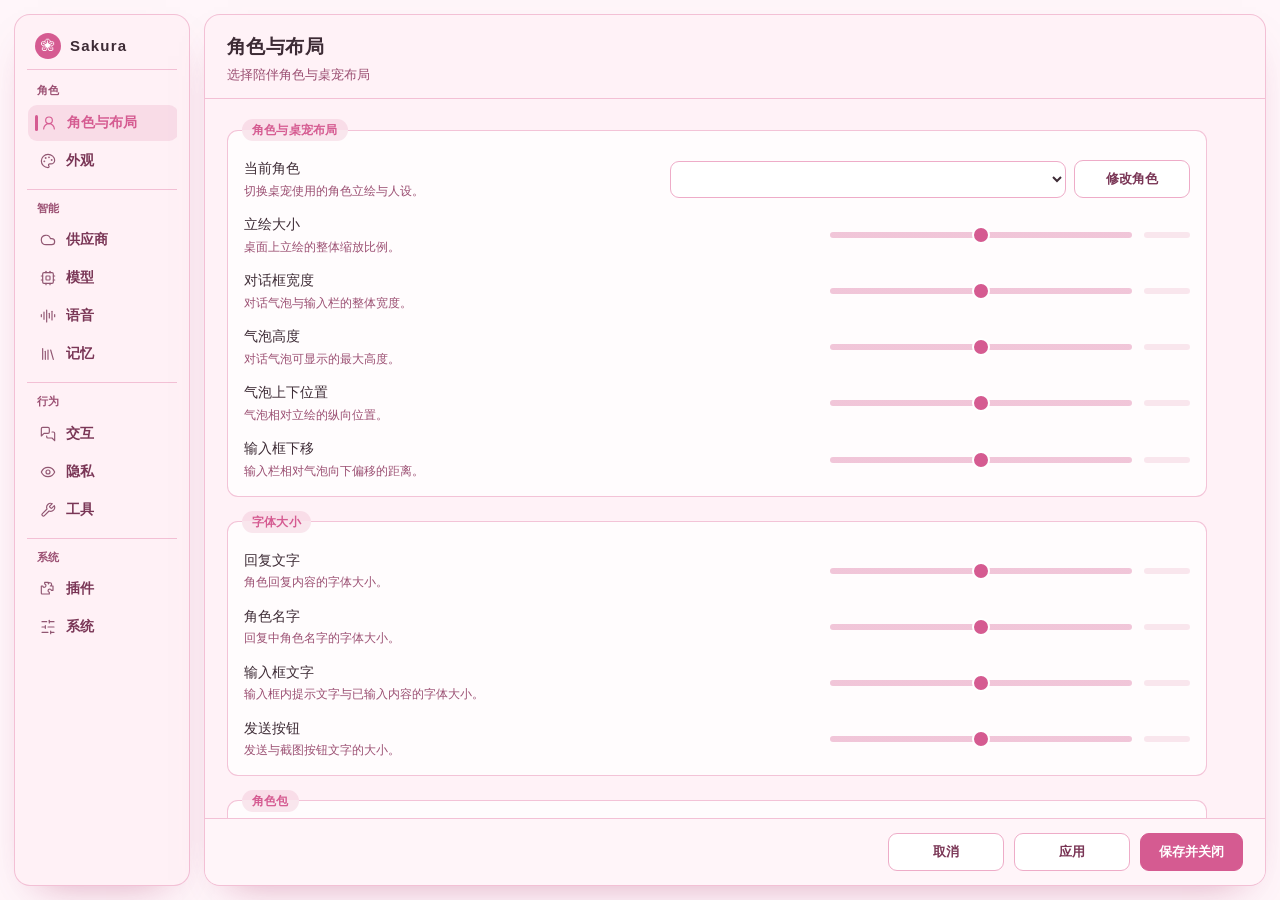
<file: tools/settings-tauri/frontend/index.html>
<!doctype html>
<html lang="zh-CN">
  <head>
    <meta charset="utf-8" />
    <meta name="viewport" content="width=device-width, initial-scale=1" />
    <title>Sakura 设置</title>
    <link rel="stylesheet" href="./styles.css" />
  </head>
  <body>
    <main class="settings-shell">
      <aside class="nav-card" aria-label="设置分类">
        <div class="nav-brand">
          <span class="nav-brand-mark" aria-hidden="true">❀</span>
          <span class="nav-brand-text">Sakura</span>
        </div>
        <nav class="nav-list">
          <div class="nav-group" role="group" aria-labelledby="navgrp-character">
            <p class="nav-group-label" id="navgrp-character">角色</p>
            <button class="nav-item is-active" type="button" data-page="character" aria-current="page">
              <span class="nav-item-icon" aria-hidden="true"><svg width="16" height="16" viewBox="0 0 24 24" fill="none" stroke="currentColor" stroke-width="1.75" stroke-linecap="round" stroke-linejoin="round"><circle cx="12" cy="8" r="5"/><path d="M20 21a8 8 0 0 0-16 0"/></svg></span>
              <span class="nav-item-label">角色与布局</span>
            </button>
            <button class="nav-item" type="button" data-page="appearance">
              <span class="nav-item-icon" aria-hidden="true"><svg width="16" height="16" viewBox="0 0 24 24" fill="none" stroke="currentColor" stroke-width="1.75" stroke-linecap="round" stroke-linejoin="round"><circle cx="13.5" cy="6.5" r=".5" fill="currentColor"/><circle cx="17.5" cy="10.5" r=".5" fill="currentColor"/><circle cx="8.5" cy="7.5" r=".5" fill="currentColor"/><circle cx="6.5" cy="12.5" r=".5" fill="currentColor"/><path d="M12 2C6.5 2 2 6.5 2 12s4.5 10 10 10c.926 0 1.648-.746 1.648-1.688 0-.437-.18-.835-.437-1.125-.29-.289-.438-.652-.438-1.125a1.64 1.64 0 0 1 1.668-1.668h1.996c3.051 0 5.555-2.503 5.555-5.554C21.965 6.012 17.461 2 12 2z"/></svg></span>
              <span class="nav-item-label">外观</span>
            </button>
          </div>
          <div class="nav-group" role="group" aria-labelledby="navgrp-ai">
            <p class="nav-group-label" id="navgrp-ai">智能</p>
            <button class="nav-item" type="button" data-page="providers">
              <span class="nav-item-icon" aria-hidden="true"><svg width="16" height="16" viewBox="0 0 24 24" fill="none" stroke="currentColor" stroke-width="1.75" stroke-linecap="round" stroke-linejoin="round"><path d="M17.5 19H9a7 7 0 1 1 6.71-9h1.79a4.5 4.5 0 1 1 0 9Z"/></svg></span>
              <span class="nav-item-label">供应商</span>
            </button>
            <button class="nav-item" type="button" data-page="model">
              <span class="nav-item-icon" aria-hidden="true"><svg width="16" height="16" viewBox="0 0 24 24" fill="none" stroke="currentColor" stroke-width="1.75" stroke-linecap="round" stroke-linejoin="round"><rect width="16" height="16" x="4" y="4" rx="2"/><rect width="6" height="6" x="9" y="9" rx="1"/><path d="M15 2v2"/><path d="M15 20v2"/><path d="M2 15h2"/><path d="M2 9h2"/><path d="M20 15h2"/><path d="M20 9h2"/><path d="M9 2v2"/><path d="M9 20v2"/></svg></span>
              <span class="nav-item-label">模型</span>
            </button>
            <button class="nav-item" type="button" data-page="voice">
              <span class="nav-item-icon" aria-hidden="true"><svg width="16" height="16" viewBox="0 0 24 24" fill="none" stroke="currentColor" stroke-width="1.75" stroke-linecap="round" stroke-linejoin="round"><path d="M2 10v3"/><path d="M6 6v11"/><path d="M10 3v18"/><path d="M14 8v7"/><path d="M18 5v13"/><path d="M22 10v3"/></svg></span>
              <span class="nav-item-label">语音</span>
            </button>
            <button class="nav-item" type="button" data-page="memory">
              <span class="nav-item-icon" aria-hidden="true"><svg width="16" height="16" viewBox="0 0 24 24" fill="none" stroke="currentColor" stroke-width="1.75" stroke-linecap="round" stroke-linejoin="round"><path d="m16 6 4 14"/><path d="M12 6v14"/><path d="M8 8v12"/><path d="M4 4v16"/></svg></span>
              <span class="nav-item-label">记忆</span>
            </button>
          </div>
          <div class="nav-group" role="group" aria-labelledby="navgrp-behavior">
            <p class="nav-group-label" id="navgrp-behavior">行为</p>
            <button class="nav-item" type="button" data-page="interaction">
              <span class="nav-item-icon" aria-hidden="true"><svg width="16" height="16" viewBox="0 0 24 24" fill="none" stroke="currentColor" stroke-width="1.75" stroke-linecap="round" stroke-linejoin="round"><path d="M14 9a2 2 0 0 1-2 2H6l-4 4V4a2 2 0 0 1 2-2h8a2 2 0 0 1 2 2z"/><path d="M18 9h2a2 2 0 0 1 2 2v11l-4-4h-6a2 2 0 0 1-2-2v-1"/></svg></span>
              <span class="nav-item-label">交互</span>
            </button>
            <button class="nav-item" type="button" data-page="privacy">
              <span class="nav-item-icon" aria-hidden="true"><svg width="16" height="16" viewBox="0 0 24 24" fill="none" stroke="currentColor" stroke-width="1.75" stroke-linecap="round" stroke-linejoin="round"><path d="M2 12s3-7 10-7 10 7 10 7-3 7-10 7-10-7-10-7Z"/><circle cx="12" cy="12" r="3"/></svg></span>
              <span class="nav-item-label">隐私</span>
            </button>
            <button class="nav-item" type="button" data-page="tools">
              <span class="nav-item-icon" aria-hidden="true"><svg width="16" height="16" viewBox="0 0 24 24" fill="none" stroke="currentColor" stroke-width="1.75" stroke-linecap="round" stroke-linejoin="round"><path d="M14.7 6.3a1 1 0 0 0 0 1.4l1.6 1.6a1 1 0 0 0 1.4 0l3.77-3.77a6 6 0 0 1-7.94 7.94l-6.91 6.91a2.12 2.12 0 0 1-3-3l6.91-6.91a6 6 0 0 1 7.94-7.94l-3.76 3.76z"/></svg></span>
              <span class="nav-item-label">工具</span>
            </button>
          </div>
          <div class="nav-group" role="group" aria-labelledby="navgrp-system">
            <p class="nav-group-label" id="navgrp-system">系统</p>
            <button class="nav-item" type="button" data-page="plugins">
              <span class="nav-item-icon" aria-hidden="true"><svg width="16" height="16" viewBox="0 0 24 24" fill="none" stroke="currentColor" stroke-width="1.75" stroke-linecap="round" stroke-linejoin="round"><path d="M15.5 7.5a2.5 2.5 0 1 0-3-3V2H7v2.5a2.5 2.5 0 1 1-3 3H2v11a1 1 0 0 0 1 1h11v-2.5a2.5 2.5 0 1 1 3-3H19.5V7.5z"/></svg></span>
              <span class="nav-item-label">插件</span>
            </button>
            <button class="nav-item" type="button" data-page="system">
              <span class="nav-item-icon" aria-hidden="true"><svg width="16" height="16" viewBox="0 0 24 24" fill="none" stroke="currentColor" stroke-width="1.75" stroke-linecap="round" stroke-linejoin="round"><line x1="21" x2="14" y1="4" y2="4"/><line x1="10" x2="3" y1="4" y2="4"/><line x1="21" x2="12" y1="12" y2="12"/><line x1="8" x2="3" y1="12" y2="12"/><line x1="21" x2="16" y1="20" y2="20"/><line x1="12" x2="3" y1="20" y2="20"/><line x1="14" x2="14" y1="2" y2="6"/><line x1="8" x2="8" y1="10" y2="14"/><line x1="16" x2="16" y1="18" y2="22"/></svg></span>
              <span class="nav-item-label">系统</span>
            </button>
          </div>
        </nav>
      </aside>

      <section class="detail-card">
        <header id="onboardingHead" class="onboarding-head" hidden>
          <div>
            <p class="onboarding-kicker">首次启动</p>
            <h1>让 Sakura 准备好陪你</h1>
            <p>完成两个必要步骤，其他选项可以稍后再调整。</p>
          </div>
          <div class="onboarding-steps" role="list" aria-label="初始化进度">
            <button id="onboardingCharacterStep" class="onboarding-step" type="button" role="listitem">
              <span>1</span> 添加角色
            </button>
            <span class="onboarding-step-line" aria-hidden="true"></span>
            <button id="onboardingProviderStep" class="onboarding-step" type="button" role="listitem">
              <span>2</span> 配置供应商
            </button>
            <span class="onboarding-step-line" aria-hidden="true"></span>
            <span id="onboardingCompleteStep" class="onboarding-step is-static" role="listitem">
              <span>3</span> 完成
            </span>
          </div>
        </header>
        <header class="page-head">
          <h1 id="pageTitle" class="page-title">角色与布局</h1>
          <p id="pageSubtitle" class="page-subtitle">选择陪伴角色与桌宠布局</p>
        </header>

        <div class="page-scroll">
        <section id="page-character" class="settings-page is-active">
          <fieldset class="settings-group">
            <legend>角色与桌宠布局</legend>
            <div class="setting-row">
              <label class="setting-row-text" for="characterSelect">
                <span class="setting-title">当前角色</span>
                <span class="setting-desc">切换桌宠使用的角色立绘与人设。</span>
              </label>
              <div class="character-select-controls">
                <select id="characterSelect"></select>
                <button id="characterEditorButton" type="button" class="secondary-button">修改角色</button>
              </div>
            </div>
            <div class="setting-row">
              <label class="setting-row-text" for="portraitScale">
                <span class="setting-title">立绘大小</span>
                <span class="setting-desc">桌面上立绘的整体缩放比例。</span>
              </label>
              <div class="slider-control">
                <input id="portraitScale" class="layout-slider" type="range" step="1" />
                <output class="slider-value" for="portraitScale"></output>
              </div>
            </div>
            <div class="setting-row">
              <label class="setting-row-text" for="controlPanelWidth">
                <span class="setting-title">对话框宽度</span>
                <span class="setting-desc">对话气泡与输入栏的整体宽度。</span>
              </label>
              <div class="slider-control">
                <input id="controlPanelWidth" class="layout-slider" type="range" step="1" />
                <output class="slider-value" for="controlPanelWidth"></output>
              </div>
            </div>
            <div class="setting-row">
              <label class="setting-row-text" for="bubbleHeight">
                <span class="setting-title">气泡高度</span>
                <span class="setting-desc">对话气泡可显示的最大高度。</span>
              </label>
              <div class="slider-control">
                <input id="bubbleHeight" class="layout-slider" type="range" step="1" />
                <output class="slider-value" for="bubbleHeight"></output>
              </div>
            </div>
            <div class="setting-row">
              <label class="setting-row-text" for="controlPanelOffset">
                <span class="setting-title">气泡上下位置</span>
                <span class="setting-desc">气泡相对立绘的纵向位置。</span>
              </label>
              <div class="slider-control">
                <input id="controlPanelOffset" class="layout-slider" type="range" step="1" />
                <output class="slider-value" for="controlPanelOffset"></output>
              </div>
            </div>
            <div class="setting-row">
              <label class="setting-row-text" for="inputBarOffset">
                <span class="setting-title">输入框下移</span>
                <span class="setting-desc">输入栏相对气泡向下偏移的距离。</span>
              </label>
              <div class="slider-control">
                <input id="inputBarOffset" class="layout-slider" type="range" step="1" />
                <output class="slider-value" for="inputBarOffset"></output>
              </div>
            </div>
          </fieldset>

          <fieldset class="settings-group">
            <legend>字体大小</legend>
            <div class="setting-row">
              <label class="setting-row-text" for="speechFontSize">
                <span class="setting-title">回复文字</span>
                <span class="setting-desc">角色回复内容的字体大小。</span>
              </label>
              <div class="slider-control">
                <input id="speechFontSize" class="layout-slider" type="range" step="1" />
                <output class="slider-value" for="speechFontSize"></output>
              </div>
            </div>
            <div class="setting-row">
              <label class="setting-row-text" for="nameFontSize">
                <span class="setting-title">角色名字</span>
                <span class="setting-desc">回复中角色名字的字体大小。</span>
              </label>
              <div class="slider-control">
                <input id="nameFontSize" class="layout-slider" type="range" step="1" />
                <output class="slider-value" for="nameFontSize"></output>
              </div>
            </div>
            <div class="setting-row">
              <label class="setting-row-text" for="inputFontSize">
                <span class="setting-title">输入框文字</span>
                <span class="setting-desc">输入框内提示文字与已输入内容的字体大小。</span>
              </label>
              <div class="slider-control">
                <input id="inputFontSize" class="layout-slider" type="range" step="1" />
                <output class="slider-value" for="inputFontSize"></output>
              </div>
            </div>
            <div class="setting-row">
              <label class="setting-row-text" for="buttonFontSize">
                <span class="setting-title">发送按钮</span>
                <span class="setting-desc">发送与截图按钮文字的大小。</span>
              </label>
              <div class="slider-control">
                <input id="buttonFontSize" class="layout-slider" type="range" step="1" />
                <output class="slider-value" for="buttonFontSize"></output>
              </div>
            </div>
          </fieldset>
          <fieldset class="settings-group">
            <legend>角色包</legend>
            <div class="setting-row">
              <div class="setting-row-text">
                <span class="setting-title">导入/导出</span>
                <span id="characterArchiveHint" class="setting-desc">管理 Sakura .char 与 .voice 文件。</span>
              </div>
              <div class="archive-controls">
                <button id="characterImportButton" type="button" class="secondary-button">导入 .char</button>
                <button id="ttsVoiceImportButton" type="button" class="secondary-button">导入 .voice</button>
                <button id="characterExportButton" type="button" class="secondary-button">导出</button>
              </div>
            </div>
          </fieldset>
        </section>

        <section id="page-privacy" class="settings-page">
          <fieldset class="settings-group">
            <legend>主动屏幕感知</legend>
            <div class="setting-row">
              <label class="setting-row-text" for="enabled">
                <span class="setting-title">启用主动屏幕感知</span>
                <span class="setting-desc">桌宠定时截屏判断是否主动找你搭话。</span>
              </label>
              <span class="setting-toggle"><input id="enabled" type="checkbox" /></span>
            </div>
            <div class="setting-row">
              <label class="setting-row-text" for="checkInterval">
                <span class="setting-title">主动检查间隔</span>
                <span class="setting-desc">每隔多久截屏检查一次屏幕内容。</span>
              </label>
              <span class="field-unit"><input id="checkInterval" type="number" step="1" /><span class="unit">分钟</span></span>
            </div>
            <div class="setting-row">
              <label class="setting-row-text" for="cooldown">
                <span class="setting-title">主动发言冷却</span>
                <span class="setting-desc">两次主动搭话之间的最短间隔。</span>
              </label>
              <span class="field-unit"><input id="cooldown" type="number" step="1" /><span class="unit">分钟</span></span>
            </div>
            <div class="setting-row">
              <label class="setting-row-text" for="batchLimit">
                <span class="setting-title">单次最多发送截图</span>
                <span class="setting-desc">一次主动感知最多附带的截图张数。</span>
              </label>
              <span class="field-unit"><input id="batchLimit" type="number" step="1" /><span class="unit">张</span></span>
            </div>
            <div class="setting-row">
              <label class="setting-row-text" for="screenResolution">
                <span class="setting-title">截图分辨率</span>
                <span class="setting-desc">发送前等比缩小截图；固定档位不会放大小于目标尺寸的屏幕。</span>
              </label>
              <select id="screenResolution">
                <option value="fullscreen">全屏分辨率</option>
                <option value="720p">720p</option>
                <option value="1080p">1080p</option>
                <option value="2160p">2160p</option>
              </select>
            </div>
            <div class="setting-row">
              <div class="setting-row-text">
                <span class="setting-title">预计图像 token</span>
                <span class="setting-desc">按当前屏幕和所选分辨率估算每张截图消耗的 token。</span>
              </div>
              <p id="tokenEstimate" class="hint"></p>
            </div>
          </fieldset>
        </section>

        <section id="page-tools" class="settings-page">
          <fieldset class="settings-group">
            <legend>桌面控制</legend>
            <div class="setting-row">
              <label class="setting-row-text" for="windowsMcp">
                <span class="setting-title">Windows MCP 桌面控制</span>
                <span class="setting-desc">允许桌宠通过 MCP 操作桌面与应用。</span>
              </label>
              <span class="setting-toggle"><input id="windowsMcp" type="checkbox" /></span>
            </div>
          </fieldset>
          <fieldset class="settings-group">
            <legend>终端能力</legend>
            <div class="setting-row">
              <label class="setting-row-text" for="terminalEnabled">
                <span class="setting-title">允许桌宠使用可见终端</span>
                <span class="setting-desc">命令以当前用户权限运行且没有系统沙箱；每条新命令都需要确认，后台子进程可能继续运行。</span>
              </label>
              <span class="setting-toggle"><input id="terminalEnabled" type="checkbox" /></span>
            </div>
            <div class="setting-row">
              <label class="setting-row-text" for="terminalDefaultCwd">
                <span class="setting-title">默认工作目录</span>
                <span class="setting-desc">模型没有指定目录时，从这里启动命令。</span>
              </label>
              <div class="terminal-cwd-controls">
                <input id="terminalDefaultCwd" type="text" spellcheck="false" />
                <button id="terminalBrowseButton" type="button" class="secondary-button">选择</button>
              </div>
            </div>
            <p id="terminalAvailability" class="hint"></p>
          </fieldset>
          <fieldset class="settings-group">
            <legend>工具循环上限</legend>
            <div class="setting-row">
              <label class="setting-row-text" for="agentSteps">
                <span class="setting-title">循环步数</span>
                <span class="setting-desc">单轮对话最多执行的智能体步数。</span>
              </label>
              <span class="field-unit"><input id="agentSteps" type="number" step="1" /><span class="unit">步</span></span>
            </div>
            <div class="setting-row">
              <label class="setting-row-text" for="toolCallsPerStep">
                <span class="setting-title">每步工具数</span>
                <span class="setting-desc">每个步骤内最多调用的工具次数。</span>
              </label>
              <span class="field-unit"><input id="toolCallsPerStep" type="number" step="1" /><span class="unit">次</span></span>
            </div>
            <div class="setting-row">
              <label class="setting-row-text" for="toolCallsPerTurn">
                <span class="setting-title">整轮工具数</span>
                <span class="setting-desc">整轮对话累计的工具调用上限。</span>
              </label>
              <span class="field-unit"><input id="toolCallsPerTurn" type="number" step="1" /><span class="unit">次</span></span>
            </div>
          </fieldset>
        </section>

        <section id="page-plugins" class="settings-page admin-page">
          <div id="pluginStatusStrip" class="admin-strip"></div>
          <div class="admin-toolbar">
            <input id="pluginSearch" class="admin-search" type="text" placeholder="搜索插件、作者、ID" />
            <select id="pluginStatusFilter">
              <option value="all">全部状态</option>
              <option value="enabled">已启用</option>
              <option value="disabled">已禁用</option>
              <option value="required">必需</option>
              <option value="changed">有改动</option>
            </select>
            <select id="pluginPermissionFilter">
              <option value="">全部权限</option>
            </select>
          </div>
          <div class="admin-workbench">
            <div id="pluginList" class="admin-list"></div>
            <aside id="pluginDetail" class="admin-detail"></aside>
          </div>
        </section>

        <section id="page-providers" class="settings-page admin-page">
          <div id="providerStatusStrip" class="admin-strip"></div>
          <div class="admin-toolbar">
            <input id="providerSearch" class="admin-search" type="text" placeholder="搜索供应商、Base URL" />
            <button id="addProviderButton" class="secondary-button" type="button">添加供应商</button>
          </div>
          <div class="admin-workbench">
            <div id="providerList" class="admin-list"></div>
            <aside id="providerDetail" class="admin-detail"></aside>
          </div>
        </section>

        <section id="page-model" class="settings-page">
          <fieldset class="settings-group">
            <legend>模型槽位</legend>
            <div id="modelSlots" class="dynamic-list"></div>
          </fieldset>

          <details class="settings-group advanced-section">
            <summary>高级参数</summary>
            <div class="setting-row">
              <label class="setting-row-text" for="apiTimeout">
                <span class="setting-title">超时 (timeout_seconds)</span>
                <span class="setting-desc">单次请求等待响应的最长时间。</span>
              </label>
              <span class="field-unit"><input id="apiTimeout" type="number" step="1" /><span class="unit">秒</span></span>
            </div>
            <div class="setting-row">
              <label class="setting-row-text" for="apiTemperature">
                <span class="setting-title">创造性 (temperature)</span>
                <span class="setting-desc">越高回复越灵活，越低越稳定（0–2）。</span>
              </label>
              <input id="apiTemperature" type="number" min="0" max="2" step="0.01" />
            </div>
            <div class="setting-row">
              <label class="setting-row-text" for="apiTopP">
                <span class="setting-title">用词多样性 (top_p)</span>
                <span class="setting-desc">通常保持关闭；需要更细地控制回复变化时再开启。</span>
              </label>
              <label class="inline-input">
                <input id="apiTopPEnabled" type="checkbox" />
                <span>自定义</span>
                <input id="apiTopP" type="number" min="0" max="1" step="0.01" />
              </label>
            </div>
            <div class="setting-row">
              <label class="setting-row-text" for="apiMaxTokens">
                <span class="setting-title">回复长度 (max_tokens)</span>
                <span class="setting-desc">通常保持关闭；需要限制单次回复长度时再开启。</span>
              </label>
              <label class="inline-input">
                <input id="apiMaxTokensEnabled" type="checkbox" />
                <span>自定义</span>
                <input id="apiMaxTokens" type="number" step="1" />
              </label>
            </div>
          </details>
        </section>

        <section id="page-voice" class="settings-page">
          <fieldset class="settings-group">
            <legend>TTS 语音</legend>
            <div class="setting-row">
              <label class="setting-row-text" for="ttsEnabled">
                <span class="setting-title">启用 TTS 语音</span>
                <span class="setting-desc">让桌宠用合成语音朗读回复。</span>
              </label>
              <span class="setting-toggle"><input id="ttsEnabled" type="checkbox" /></span>
            </div>
            <div class="setting-row">
              <label class="setting-row-text" for="ttsProvider">
                <span class="setting-title">TTS 提供器</span>
                <span class="setting-desc">选择语音合成的后端引擎。</span>
              </label>
              <select id="ttsProvider"></select>
            </div>
            <div id="ttsBundleNoticeRow" hidden>
              <p id="ttsBundleNotice" class="page-note"></p>
            </div>
            <details class="resource-foldout">
              <summary>
                <span>TTS 整合包</span>
              </summary>
              <div id="ttsResourceCard" class="resource-card"></div>
            </details>
            <input id="ttsConfigPath" type="hidden" />
            <div class="setting-row">
              <div class="setting-row-text">
                <span class="setting-title">语音测试</span>
                <span class="setting-desc">按当前表单配置检测 TTS 服务。</span>
              </div>
              <button id="ttsTestButton" class="secondary-button" type="button">测试语音</button>
            </div>
            <details class="advanced-section">
              <summary>高级参数</summary>
              <div class="setting-row">
                <label class="setting-row-text" for="ttsApiUrl">
                  <span class="setting-title">API URL</span>
                  <span class="setting-desc">TTS 服务的接口地址。</span>
                </label>
                <input id="ttsApiUrl" class="wide-input" type="text" />
              </div>
              <div class="setting-row">
                <label class="setting-row-text" for="ttsWorkDir">
                  <span class="setting-title">工作目录</span>
                  <span class="setting-desc">TTS 引擎运行所在的工作目录路径。</span>
                </label>
                <input id="ttsWorkDir" class="wide-input" type="text" />
              </div>
              <div class="setting-row">
                <label class="setting-row-text" for="ttsPythonPath">
                  <span class="setting-title">TTS Python</span>
                  <span class="setting-desc">运行 TTS 引擎使用的 Python 解释器路径。</span>
                </label>
                <input id="ttsPythonPath" class="wide-input" type="text" />
              </div>
              <div class="setting-row">
                <label class="setting-row-text" for="ttsTimeout">
                  <span class="setting-title">超时</span>
                  <span class="setting-desc">等待语音合成完成的最长时间。</span>
                </label>
                <span class="field-unit"><input id="ttsTimeout" type="number" step="1" /><span class="unit">秒</span></span>
              </div>
            </details>
          </fieldset>
        </section>

        <section id="page-appearance" class="settings-page">
          <fieldset class="settings-group">
            <legend>配色</legend>
            <div id="themeColors" class="theme-colors"></div>
          </fieldset>
          <fieldset class="settings-group">
            <legend>输入栏</legend>
            <div class="setting-row">
              <label class="setting-row-text" for="visualEffectMode">
                <span class="setting-title">外观效果</span>
                <span class="setting-desc">输入栏的毛玻璃 / 透明等视觉风格。</span>
              </label>
              <select id="visualEffectMode"></select>
            </div>
            <div class="setting-row">
              <div class="setting-row-text">
                <span class="setting-title">主题操作</span>
                <span class="setting-desc">根据角色默认立绘生成配色，或恢复角色包默认主题。</span>
              </div>
              <div class="inline-actions">
                <button id="themeAiButton" class="secondary-button" type="button">AI 生成配色</button>
                <button id="resetThemeButton" class="secondary-button" type="button">恢复默认配色</button>
              </div>
            </div>
          </fieldset>
        </section>

        <section id="page-interaction" class="settings-page">
          <fieldset class="settings-group">
            <legend>字幕与回复</legend>
            <div class="setting-row">
              <label class="setting-row-text" for="subtitleTypingInterval">
                <span class="setting-title">字幕逐字间隔</span>
                <span class="setting-desc">字幕逐字显示的间隔时间。</span>
              </label>
              <span class="field-unit"><input id="subtitleTypingInterval" type="number" step="1" /><span class="unit">ms</span></span>
            </div>
            <div class="setting-row">
              <label class="setting-row-text" for="replySegmentPause">
                <span class="setting-title">回复分段停顿</span>
                <span class="setting-desc">多段回复之间的停顿时间。</span>
              </label>
              <span class="field-unit"><input id="replySegmentPause" type="number" step="1" /><span class="unit">ms</span></span>
            </div>
          </fieldset>

          <fieldset class="settings-group">
            <legend>气泡</legend>
            <div class="setting-row">
              <label class="setting-row-text" for="bubbleAutoHide">
                <span class="setting-title">气泡自动隐藏</span>
                <span class="setting-desc">无操作一段时间后自动隐藏气泡。</span>
              </label>
              <span class="setting-toggle"><input id="bubbleAutoHide" type="checkbox" /></span>
            </div>
            <div class="setting-row">
              <label class="setting-row-text" for="bubbleAutoHideDelay">
                <span class="setting-title">无操作时长</span>
                <span class="setting-desc">触发自动隐藏前的无操作时长。</span>
              </label>
              <span class="field-unit"><input id="bubbleAutoHideDelay" type="number" step="1" /><span class="unit">秒</span></span>
            </div>
          </fieldset>

          <fieldset class="settings-group">
            <legend>接话</legend>
            <div class="setting-row">
              <label class="setting-row-text" for="backchannelEnabled">
                <span class="setting-title">启用快速接话</span>
                <span class="setting-desc">在你说话间隙快速给出简短回应。</span>
              </label>
              <span class="setting-toggle"><input id="backchannelEnabled" type="checkbox" /></span>
            </div>
            <div class="setting-row">
              <label class="setting-row-text" for="backchannelMode">
                <span class="setting-title">模式</span>
                <span class="setting-desc">规则更稳，智能辅助会使用本地模型帮助判断。</span>
              </label>
              <select id="backchannelMode">
                <option value="rules">规则</option>
                <option value="hybrid">智能辅助</option>
              </select>
            </div>
            <div class="setting-row">
              <label class="setting-row-text" for="backchannelDelay">
                <span class="setting-title">延迟</span>
                <span class="setting-desc">接话前的等待延迟。</span>
              </label>
              <span class="field-unit"><input id="backchannelDelay" type="number" step="1" /><span class="unit">毫秒</span></span>
            </div>
            <div class="setting-row">
              <label class="setting-row-text" for="backchannelProbability">
                <span class="setting-title">概率</span>
                <span class="setting-desc">命中接话的概率（0–1）。</span>
              </label>
              <input id="backchannelProbability" type="number" min="0" max="1" step="0.01" />
            </div>
            <div class="setting-row">
              <label class="setting-row-text" for="backchannelTtsEnabled">
                <span class="setting-title">接话语音</span>
                <span class="setting-desc">接话时同时播放 TTS。</span>
              </label>
              <span class="setting-toggle"><input id="backchannelTtsEnabled" type="checkbox" /></span>
            </div>
            <details class="resource-foldout">
              <summary>
                <span>接话模型</span>
              </summary>
              <div id="backchannelResourceCard" class="resource-card"></div>
            </details>
          </fieldset>
        </section>

        <section id="page-system" class="settings-page">
          <fieldset class="settings-group">
            <legend>启动</legend>
            <div class="setting-row">
              <label class="setting-row-text" for="launchAtLogin">
                <span class="setting-title">开机自启动</span>
                <span class="setting-desc">登录系统后自动启动 Sakura。</span>
              </label>
              <span class="setting-toggle"><input id="launchAtLogin" type="checkbox" /></span>
            </div>
          </fieldset>

          <fieldset class="settings-group">
            <legend>调试日志</legend>
            <div class="setting-row">
              <label class="setting-row-text" for="debugLogEnabled">
                <span class="setting-title">终端调试日志</span>
                <span class="setting-desc">在终端输出运行调试日志。</span>
              </label>
              <span class="setting-toggle"><input id="debugLogEnabled" type="checkbox" /></span>
            </div>
            <div class="setting-row">
              <label class="setting-row-text" for="debugBodyEnabled">
                <span class="setting-title">完整模型回复正文</span>
                <span class="setting-desc">在终端日志中展开模型原始回复，不显示完整请求正文。</span>
              </label>
              <span class="setting-toggle"><input id="debugBodyEnabled" type="checkbox" /></span>
            </div>
            <div class="setting-row">
              <label class="setting-row-text" for="debugFileEnabled">
                <span class="setting-title">文件运行日志</span>
                <span class="setting-desc">把运行日志额外写入文件。</span>
              </label>
              <span class="setting-toggle"><input id="debugFileEnabled" type="checkbox" /></span>
            </div>
            <div class="setting-row">
              <label class="setting-row-text" for="stageDebugOverlay">
                <span class="setting-title">显示舞台调试框</span>
                <span class="setting-desc">在桌面叠加舞台调试边框。</span>
              </label>
              <span class="setting-toggle"><input id="stageDebugOverlay" type="checkbox" /></span>
            </div>
            <div class="setting-row">
              <label class="setting-row-text" for="stageCollisionMask">
                <span class="setting-title">舞台碰撞贴合</span>
                <span class="setting-desc">按碰撞区域贴合舞台边界。</span>
              </label>
              <span class="setting-toggle"><input id="stageCollisionMask" type="checkbox" /></span>
            </div>
          </fieldset>
        </section>

        <section id="page-memory" class="settings-page admin-page">
          <div class="admin-topline">
            <div id="memoryStatusStrip" class="admin-strip"></div>
            <div class="admin-mini-panel">
              <label class="compact-number" for="memoryTriggerTurns">
                <span>自动整理频率</span>
                <input id="memoryTriggerTurns" type="number" step="1" />
                <span class="unit">轮</span>
              </label>
            </div>
          </div>
          <details class="resource-foldout">
            <summary>
              <span>记忆模型</span>
            </summary>
            <div id="memoryModelResourceCard" class="resource-card"></div>
          </details>
          <div class="admin-toolbar">
            <input id="memorySearch" class="admin-search" type="text" placeholder="搜索内容、ID、分类、来源" />
            <select id="memoryLayerFilter"></select>
            <select id="memorySort">
              <option value="updated_desc">最近更新</option>
              <option value="importance_desc">重要性</option>
              <option value="confidence_desc">置信度</option>
            </select>
            <button id="memoryAddButton" class="secondary-button" type="button">新增记忆</button>
            <button id="memoryRefreshButton" class="secondary-button" type="button">刷新</button>
          </div>
          <div class="admin-workbench">
            <div id="memoryList" class="admin-list"></div>
            <aside class="admin-detail">
              <textarea id="memoryContent" class="memory-editor" placeholder="选择左侧记忆后编辑"></textarea>
              <div class="detail-grid">
                <label>
                  <span>层级</span>
                  <select id="memoryLayer"></select>
                </label>
                <label>
                  <span>分类</span>
                  <input id="memoryCategory" type="text" />
                </label>
                <label>
                  <span>来源</span>
                  <input id="memorySource" type="text" />
                </label>
                <label>
                  <span>重要性</span>
                  <input id="memoryImportance" type="number" min="0" max="1" step="0.05" />
                </label>
                <label>
                  <span>置信度</span>
                  <input id="memoryConfidence" type="number" min="0" max="1" step="0.05" />
                </label>
              </div>
              <dl id="memoryMeta" class="detail-meta"></dl>
              <div class="detail-actions">
                <button id="memorySaveButton" type="button">保存记忆</button>
                <button id="memoryRevertButton" class="secondary-button" type="button">还原</button>
                <button id="memoryDeleteButton" class="danger-button" type="button">删除</button>
              </div>
            </aside>
          </div>
        </section>
        </div>

        <footer>
          <div class="footer-status">
            <span class="dirty-flag">● 有未保存的改动</span>
            <p id="errorText" class="error" role="alert"></p>
          </div>
          <button id="onboardingBackButton" class="secondary-button" type="button" hidden>返回角色</button>
          <button id="cancelButton" class="secondary-button" type="button">取消</button>
          <button id="applyButton" class="secondary-button" type="button">应用</button>
          <button id="saveButton" type="button">保存并关闭</button>
        </footer>
      </section>
    </main>

    <div id="toastStack" class="toast-stack" aria-live="polite"></div>

    <script src="./settings.js"></script>
  </body>
</html>
</file>
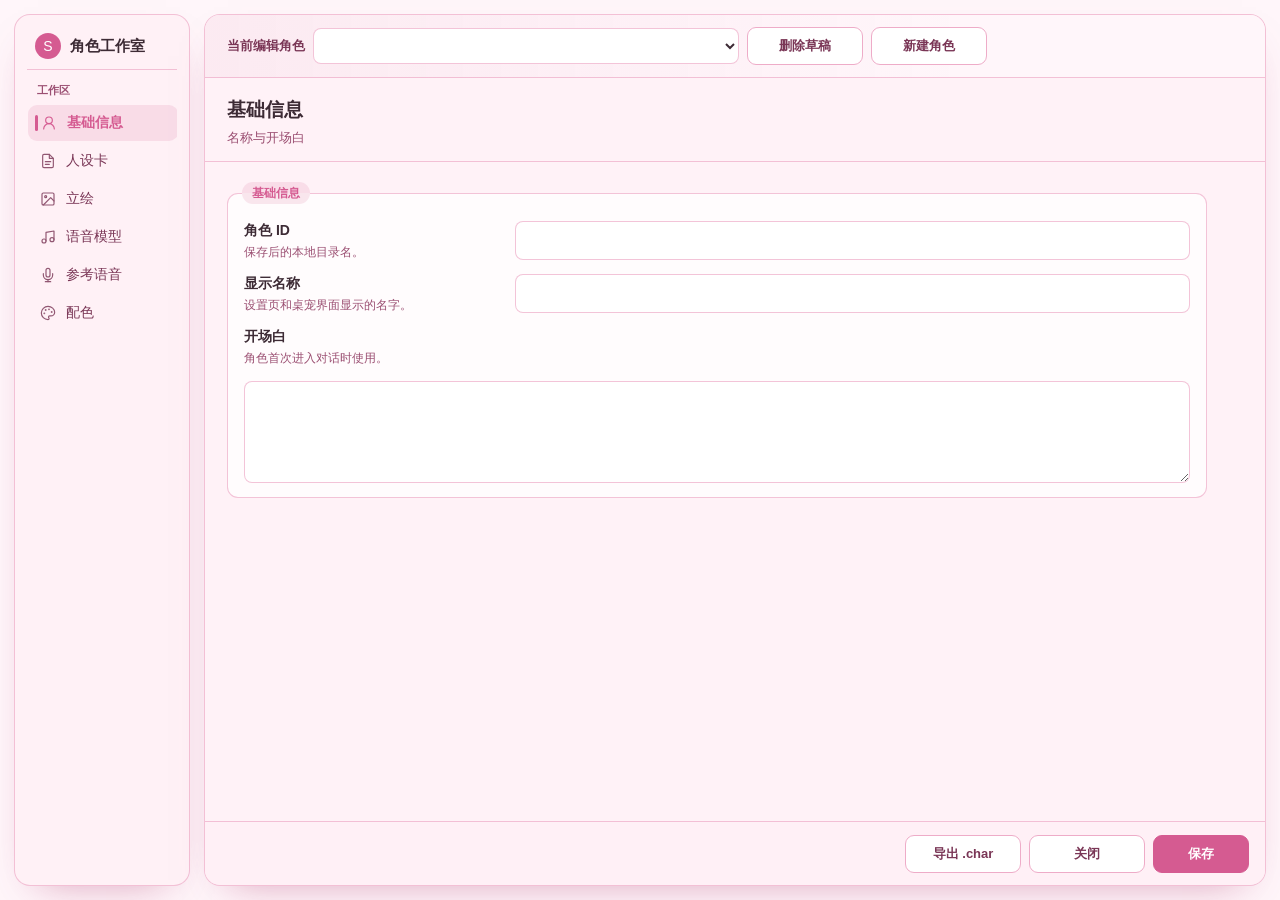
<file: tools/studio-tauri/frontend/index.html>
<!doctype html>
<html lang="zh-CN">
  <head>
    <meta charset="utf-8" />
    <meta name="viewport" content="width=device-width, initial-scale=1" />
    <title>Sakura 角色工作室</title>
    <link rel="stylesheet" href="./styles.css" />
  </head>
  <body>
    <main class="settings-shell studio-shell">
      <aside class="nav-card" aria-label="角色工作室导航">
        <div class="nav-brand">
          <span class="nav-brand-mark">S</span>
          <span class="nav-brand-text">角色工作室</span>
        </div>
        <nav class="nav-list">
          <div class="nav-group" role="group" aria-labelledby="navgrp-studio">
            <p class="nav-group-label" id="navgrp-studio">工作区</p>
            <button class="nav-item is-active" type="button" data-page="basic" aria-current="page">
              <span class="nav-item-icon" aria-hidden="true"><svg width="16" height="16" viewBox="0 0 24 24" fill="none" stroke="currentColor" stroke-width="1.75" stroke-linecap="round" stroke-linejoin="round"><circle cx="12" cy="8" r="5"/><path d="M20 21a8 8 0 0 0-16 0"/></svg></span>
              <span class="nav-item-label">基础信息</span>
            </button>
            <button class="nav-item" type="button" data-page="card">
              <span class="nav-item-icon" aria-hidden="true"><svg width="16" height="16" viewBox="0 0 24 24" fill="none" stroke="currentColor" stroke-width="1.75" stroke-linecap="round" stroke-linejoin="round"><path d="M14 2H6a2 2 0 0 0-2 2v16a2 2 0 0 0 2 2h12a2 2 0 0 0 2-2V8z"/><path d="M14 2v6h6"/><path d="M8 13h8"/><path d="M8 17h6"/></svg></span>
              <span class="nav-item-label">人设卡</span>
            </button>
            <button class="nav-item" type="button" data-page="portrait">
              <span class="nav-item-icon" aria-hidden="true"><svg width="16" height="16" viewBox="0 0 24 24" fill="none" stroke="currentColor" stroke-width="1.75" stroke-linecap="round" stroke-linejoin="round"><rect x="3" y="3" width="18" height="18" rx="2"/><circle cx="8.5" cy="8.5" r="1.5"/><path d="m21 15-5-5L5 21"/></svg></span>
              <span class="nav-item-label">立绘</span>
            </button>
            <button class="nav-item" type="button" data-page="voice-model">
              <span class="nav-item-icon" aria-hidden="true"><svg width="16" height="16" viewBox="0 0 24 24" fill="none" stroke="currentColor" stroke-width="1.75" stroke-linecap="round" stroke-linejoin="round"><path d="M9 18V5l12-2v13"/><circle cx="6" cy="18" r="3"/><circle cx="18" cy="16" r="3"/></svg></span>
              <span class="nav-item-label">语音模型</span>
            </button>
            <button class="nav-item" type="button" data-page="reference-audio">
              <span class="nav-item-icon" aria-hidden="true"><svg width="16" height="16" viewBox="0 0 24 24" fill="none" stroke="currentColor" stroke-width="1.75" stroke-linecap="round" stroke-linejoin="round"><path d="M12 2a3 3 0 0 0-3 3v7a3 3 0 0 0 6 0V5a3 3 0 0 0-3-3z"/><path d="M19 10v2a7 7 0 0 1-14 0v-2"/><path d="M12 19v3"/><path d="M8 22h8"/></svg></span>
              <span class="nav-item-label">参考语音</span>
            </button>
            <button class="nav-item" type="button" data-page="theme">
              <span class="nav-item-icon" aria-hidden="true"><svg width="16" height="16" viewBox="0 0 24 24" fill="none" stroke="currentColor" stroke-width="1.75" stroke-linecap="round" stroke-linejoin="round"><circle cx="13.5" cy="6.5" r=".5" fill="currentColor"/><circle cx="17.5" cy="10.5" r=".5" fill="currentColor"/><circle cx="8.5" cy="7.5" r=".5" fill="currentColor"/><circle cx="6.5" cy="12.5" r=".5" fill="currentColor"/><path d="M12 2C6.5 2 2 6.5 2 12s4.5 10 10 10c.93 0 1.65-.75 1.65-1.69 0-.44-.18-.84-.44-1.12-.29-.29-.44-.66-.44-1.13 0-.92.75-1.67 1.67-1.67h2c3.05 0 5.55-2.5 5.55-5.55C21.97 6.01 17.46 2 12 2z"/></svg></span>
              <span class="nav-item-label">配色</span>
            </button>
          </div>
        </nav>
      </aside>

      <section class="detail-card">
        <div class="studio-character-bar">
          <div class="studio-character-controls">
            <label for="studioCharacterSelect">当前编辑角色</label>
            <select id="studioCharacterSelect"></select>
            <button id="discardDraftButton" type="button" class="secondary-button danger-button">删除草稿</button>
            <button id="newCharacterButton" type="button" class="secondary-button">新建角色</button>
          </div>
        </div>
        <header class="page-head">
          <h1 id="pageTitle" class="page-title">基础信息</h1>
          <p id="pageSubtitle" class="page-subtitle">名称与开场白</p>
        </header>

        <div class="page-scroll">
          <section id="page-basic" class="settings-page is-active">
            <fieldset class="settings-group">
              <legend>基础信息</legend>
              <div class="setting-row">
                <label class="setting-row-text" for="characterId">
                  <span class="setting-title">角色 ID</span>
                  <span class="setting-desc">保存后的本地目录名。</span>
                </label>
                <input id="characterId" type="text" autocomplete="off" />
              </div>
              <div class="setting-row">
                <label class="setting-row-text" for="displayName">
                  <span class="setting-title">显示名称</span>
                  <span class="setting-desc">设置页和桌宠界面显示的名字。</span>
                </label>
                <input id="displayName" type="text" autocomplete="off" />
              </div>
              <div class="setting-row setting-row-block">
                <label class="setting-row-text" for="initialMessage">
                  <span class="setting-title">开场白</span>
                  <span class="setting-desc">角色首次进入对话时使用。</span>
                </label>
                <textarea id="initialMessage" rows="4"></textarea>
              </div>
            </fieldset>
          </section>

          <section id="page-card" class="settings-page">
            <fieldset class="settings-group">
              <legend>人设卡</legend>
              <div class="setting-row setting-row-block">
                <label class="setting-row-text" for="cardText">
                  <span class="setting-title">系统人设</span>
                  <span class="setting-desc">保存为角色包内的 card.md。</span>
                </label>
                <textarea id="cardText" class="code-textarea" rows="16"></textarea>
              </div>
            </fieldset>
          </section>

          <section id="page-portrait" class="settings-page">
            <fieldset class="settings-group">
              <legend>立绘</legend>
              <div class="setting-row setting-row-block">
                <div class="resource-section-head">
                  <div class="setting-row-text">
                    <span class="setting-title">立绘资源</span>
                    <span class="setting-desc">选择默认立绘并填写描述标签；路径由工作区自动管理。</span>
                  </div>
                  <div class="resource-section-actions">
                    <button id="addExpressionButton" type="button" class="secondary-button">选择立绘</button>
                    <button id="importPortraitFolderButton" type="button" class="secondary-button">导入文件夹</button>
                  </div>
                </div>
                <div id="expressionList" class="expression-list"></div>
              </div>
            </fieldset>
          </section>

          <section id="page-voice-model" class="settings-page">
            <fieldset class="settings-group">
              <legend>语音模型</legend>
              <div class="setting-row">
                <div class="setting-row-text">
                  <span class="setting-title">启用语音</span>
                  <span class="setting-desc">使用角色包内的 GPT-SoVITS 配置。</span>
                </div>
                <label class="switch-control" for="voiceEnabled">
                  <input id="voiceEnabled" type="checkbox" />
                  <span class="switch-track" aria-hidden="true"><span class="switch-thumb"></span></span>
                  <span id="voiceEnabledLabel">未启用</span>
                </label>
              </div>
              <div id="voiceModelFields" class="voice-model-fields">
                <div class="setting-row">
                  <label class="setting-row-text" for="gptModelPath">
                    <span class="setting-title">GPT 模型</span>
                    <span class="setting-desc">角色包内的 .ckpt 模型，可留空使用运行时默认模型。</span>
                  </label>
                  <div class="path-control has-two-actions">
                    <input id="gptModelPath" type="text" readonly />
                    <button id="importGptModelButton" type="button" class="secondary-button compact-button">选择</button>
                    <button id="clearGptModelButton" type="button" class="secondary-button compact-button">清除</button>
                  </div>
                </div>
                <div class="setting-row">
                  <label class="setting-row-text" for="sovitsModelPath">
                    <span class="setting-title">SoVITS 模型</span>
                    <span class="setting-desc">角色包内的 .pth 模型，可留空使用运行时默认模型。</span>
                  </label>
                  <div class="path-control has-two-actions">
                    <input id="sovitsModelPath" type="text" readonly />
                    <button id="importSovitsModelButton" type="button" class="secondary-button compact-button">选择</button>
                    <button id="clearSovitsModelButton" type="button" class="secondary-button compact-button">清除</button>
                  </div>
                </div>
                <div class="setting-row">
                  <label class="setting-row-text" for="defaultRefLang">
                    <span class="setting-title">默认参考语言</span>
                    <span class="setting-desc">未单独指定时使用的参考语音语言，例如 ja、zh。</span>
                  </label>
                  <input id="defaultRefLang" type="text" autocomplete="off" />
                </div>
                <div class="setting-row">
                  <label class="setting-row-text" for="textLang">
                    <span class="setting-title">合成目标语言</span>
                    <span class="setting-desc">角色默认合成语言，例如 ja、zh。</span>
                  </label>
                  <input id="textLang" type="text" autocomplete="off" />
                </div>
              </div>
            </fieldset>
          </section>

          <section id="page-reference-audio" class="settings-page">
            <fieldset class="settings-group">
              <legend>参考语音</legend>
              <div class="reference-audio-intro">
                <div class="setting-row-text">
                  <span class="setting-title">语音与描述词</span>
                  <span class="setting-desc">每条描述词会写入 ref.txt，并自动成为可用的回复语气。</span>
                </div>
                <div class="resource-section-actions">
                  <button id="addReferenceAudioButton" type="button" class="secondary-button">添加参考语音</button>
                  <button id="importReferenceAudioFolderButton" type="button" class="secondary-button">导入文件夹</button>
                </div>
              </div>
              <div id="referenceAudioList" class="reference-audio-list"></div>
            </fieldset>
          </section>

          <section id="page-theme" class="settings-page">
            <fieldset class="settings-group">
              <legend>角色配色</legend>
              <div id="themeFields" class="theme-colors"></div>
            </fieldset>
          </section>
        </div>

        <footer class="settings-footer">
          <p id="errorText" class="error-text" role="alert"></p>
          <div class="footer-actions">
            <button id="exportButton" type="button" class="secondary-button">导出 .char</button>
            <button id="cancelButton" type="button" class="secondary-button">关闭</button>
            <button id="saveDraftButton" type="button" class="secondary-button" hidden>保存草稿</button>
            <button id="publishButton" type="button" hidden>发布角色</button>
            <button id="saveButton" type="button">保存</button>
          </div>
        </footer>
      </section>
    </main>

    <div id="createCharacterOverlay" class="modal-overlay" hidden>
      <section
        class="modal-dialog create-character-dialog"
        role="dialog"
        aria-modal="true"
        aria-labelledby="createCharacterTitle"
        aria-describedby="createCharacterDescription"
      >
        <div class="modal-heading">
          <span class="modal-heading-mark" aria-hidden="true">+</span>
          <div>
            <h2 id="createCharacterTitle">新建角色</h2>
            <p id="createCharacterDescription">创建一个独立工作区，保存确认后再发布到角色列表。</p>
          </div>
        </div>
        <form id="createCharacterForm" novalidate>
          <label class="modal-field" for="createCharacterId">
            <span>角色 ID</span>
            <input
              id="createCharacterId"
              type="text"
              autocomplete="off"
              spellcheck="false"
              placeholder="例如 sakura_friend"
              aria-describedby="createCharacterIdHint"
            />
            <small id="createCharacterIdHint">仅支持字母、数字、下划线、点和连字符。</small>
          </label>
          <label class="modal-field" for="createCharacterDisplayName">
            <span>显示名称</span>
            <input
              id="createCharacterDisplayName"
              type="text"
              autocomplete="off"
              placeholder="角色在 Sakura 中显示的名字"
            />
          </label>
          <p id="createCharacterError" class="modal-error" role="alert"></p>
          <div class="modal-actions">
            <button id="createCharacterCancelButton" type="button" class="secondary-button">取消</button>
            <button type="submit" class="primary-button">创建工作区</button>
          </div>
        </form>
      </section>
    </div>

    <div id="toastStack" class="toast-stack" aria-live="polite" aria-atomic="false"></div>
    <script type="module" src="./studio.js"></script>
  </body>
</html>
</file>
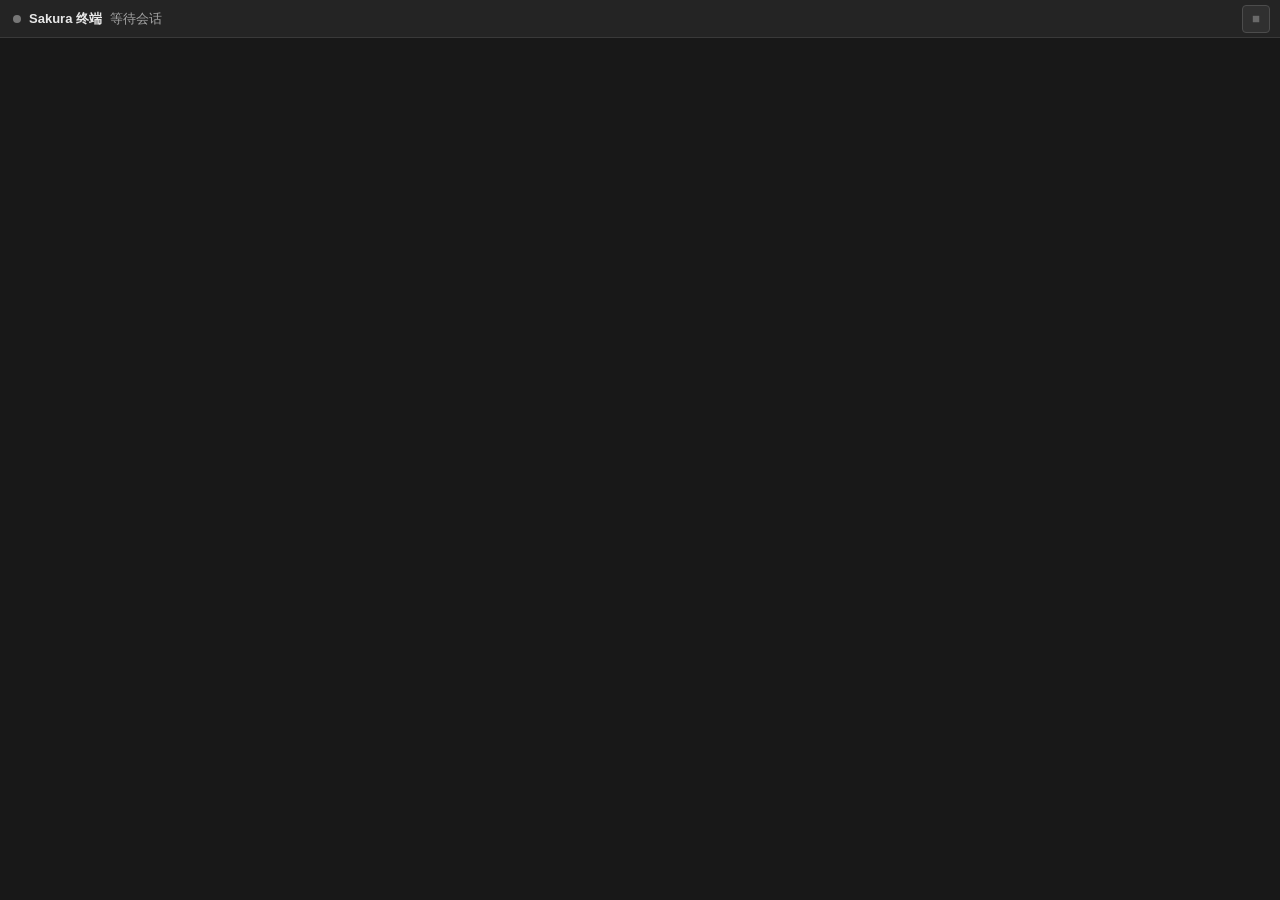
<file: tools/terminal-tauri/frontend/index.html>
<!doctype html>
<html lang="zh-CN">
  <head>
    <meta charset="UTF-8" />
    <meta name="viewport" content="width=device-width, initial-scale=1.0" />
    <title>Sakura 终端</title>
    <link rel="stylesheet" href="vendor/xterm.css" />
    <link rel="stylesheet" href="styles.css" />
  </head>
  <body>
    <header class="terminal-bar">
      <div class="terminal-title">
        <span class="status-dot" id="statusDot" aria-hidden="true"></span>
        <span>Sakura 终端</span>
        <span class="terminal-status" id="terminalStatus">等待会话</span>
      </div>
      <button id="stopButton" class="icon-button" type="button" title="停止进程" aria-label="停止进程" disabled>■</button>
    </header>
    <section id="approvalPanel" class="approval-panel" aria-live="polite" hidden>
      <div class="approval-heading">
        <div>
          <span class="approval-eyebrow">命令确认</span>
          <h1 id="approvalSummary">等待确认</h1>
        </div>
        <span id="approvalRisk" class="risk-badge">普通风险</span>
      </div>
      <div class="approval-details">
        <div class="approval-field" id="approvalCommandField">
          <span>命令</span>
          <code id="approvalCommand"></code>
        </div>
        <div class="approval-field" id="approvalCwdField">
          <span>工作目录</span>
          <code id="approvalCwd"></code>
        </div>
      </div>
      <div class="approval-actions">
        <button id="cancelApprovalButton" class="secondary-button" type="button">取消</button>
        <button id="approveProcessButton" class="secondary-button" type="button" hidden>允许此进程继续交互</button>
        <button id="approveOnceButton" class="primary-button" type="button">仅执行本次</button>
      </div>
    </section>
    <main id="terminal" aria-label="终端输出"></main>
    <script src="vendor/xterm.js"></script>
    <script src="vendor/addon-fit.js"></script>
    <script src="terminal.js"></script>
  </body>
</html>
</file>
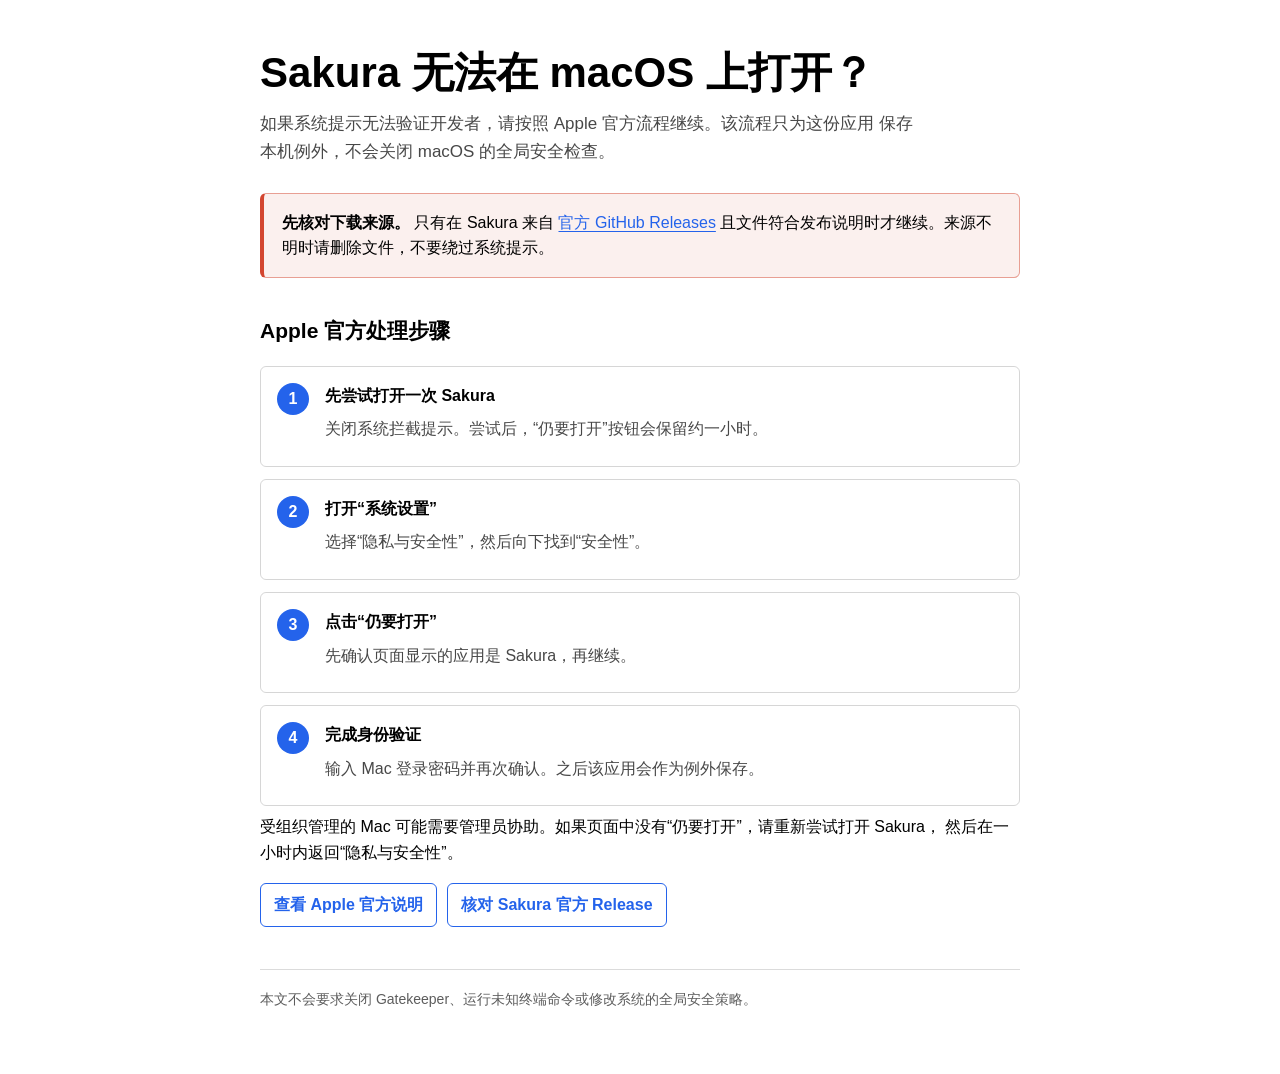
<file: packaging/macos-open-help.html>
<!doctype html>
<html lang="zh-CN">
  <head>
    <meta charset="utf-8" />
    <meta name="viewport" content="width=device-width, initial-scale=1" />
    <title>Sakura 无法在 macOS 上打开？</title>
    <style>
      :root {
        color-scheme: light dark;
        font-family:
          -apple-system, BlinkMacSystemFont, "PingFang SC", "Helvetica Neue",
          Arial, sans-serif;
        background: Canvas;
        color: CanvasText;
      }

      * {
        box-sizing: border-box;
      }

      body {
        margin: 0;
        min-width: 280px;
        line-height: 1.6;
      }

      main {
        width: min(760px, calc(100% - 32px));
        margin: 0 auto;
        padding: 48px 0 64px;
      }

      h1 {
        margin: 0 0 12px;
        font-size: clamp(28px, 6vw, 42px);
        line-height: 1.2;
        letter-spacing: 0;
      }

      h2 {
        margin: 36px 0 12px;
        font-size: 21px;
        letter-spacing: 0;
      }

      p {
        margin: 8px 0;
      }

      .lead {
        max-width: 660px;
        color: color-mix(in srgb, CanvasText 72%, transparent);
        font-size: 17px;
      }

      .notice {
        margin: 28px 0;
        padding: 16px 18px;
        border: 1px solid color-mix(in srgb, #d34630 52%, Canvas);
        border-left: 4px solid #d34630;
        border-radius: 6px;
        background: color-mix(in srgb, #d34630 8%, Canvas);
      }

      .steps {
        display: grid;
        gap: 12px;
        margin: 18px 0 0;
        padding: 0;
        list-style: none;
        counter-reset: launch-step;
      }

      .steps li {
        display: grid;
        grid-template-columns: 36px minmax(0, 1fr);
        gap: 12px;
        align-items: start;
        padding: 16px;
        border: 1px solid color-mix(in srgb, CanvasText 16%, transparent);
        border-radius: 6px;
        counter-increment: launch-step;
      }

      .steps li::before {
        display: grid;
        width: 32px;
        height: 32px;
        place-items: center;
        border-radius: 50%;
        background: #2463eb;
        color: white;
        content: counter(launch-step);
        font-weight: 700;
      }

      .steps strong {
        display: block;
        margin-bottom: 2px;
      }

      .steps p {
        color: color-mix(in srgb, CanvasText 72%, transparent);
      }

      .links {
        display: flex;
        flex-wrap: wrap;
        gap: 10px;
        margin-top: 18px;
      }

      a {
        color: #2463eb;
        text-underline-offset: 3px;
      }

      .links a {
        display: inline-flex;
        min-height: 40px;
        align-items: center;
        padding: 8px 13px;
        border: 1px solid currentColor;
        border-radius: 6px;
        font-weight: 600;
        text-decoration: none;
      }

      footer {
        margin-top: 42px;
        padding-top: 18px;
        border-top: 1px solid color-mix(in srgb, CanvasText 14%, transparent);
        color: color-mix(in srgb, CanvasText 64%, transparent);
        font-size: 14px;
      }

      @media (max-width: 520px) {
        main {
          width: min(100% - 24px, 760px);
          padding-top: 30px;
        }

        .steps li {
          grid-template-columns: 32px minmax(0, 1fr);
          padding: 14px;
        }
      }
    </style>
  </head>
  <body>
    <main>
      <h1>Sakura 无法在 macOS 上打开？</h1>
      <p class="lead">
        如果系统提示无法验证开发者，请按照 Apple 官方流程继续。该流程只为这份应用
        保存本机例外，不会关闭 macOS 的全局安全检查。
      </p>

      <div class="notice" role="note">
        <strong>先核对下载来源。</strong>
        只有在 Sakura 来自
        <a href="https://github.com/Rvosy/Sakura/releases">官方 GitHub Releases</a>
        且文件符合发布说明时才继续。来源不明时请删除文件，不要绕过系统提示。
      </div>

      <h2>Apple 官方处理步骤</h2>
      <ol class="steps">
        <li>
          <div>
            <strong>先尝试打开一次 Sakura</strong>
            <p>关闭系统拦截提示。尝试后，“仍要打开”按钮会保留约一小时。</p>
          </div>
        </li>
        <li>
          <div>
            <strong>打开“系统设置”</strong>
            <p>选择“隐私与安全性”，然后向下找到“安全性”。</p>
          </div>
        </li>
        <li>
          <div>
            <strong>点击“仍要打开”</strong>
            <p>先确认页面显示的应用是 Sakura，再继续。</p>
          </div>
        </li>
        <li>
          <div>
            <strong>完成身份验证</strong>
            <p>输入 Mac 登录密码并再次确认。之后该应用会作为例外保存。</p>
          </div>
        </li>
      </ol>

      <p>
        受组织管理的 Mac 可能需要管理员协助。如果页面中没有“仍要打开”，请重新尝试打开 Sakura，
        然后在一小时内返回“隐私与安全性”。
      </p>

      <div class="links">
        <a href="https://support.apple.com/guide/mac-help/open-a-mac-app-from-an-unknown-developer-mh40616/mac">
          查看 Apple 官方说明
        </a>
        <a href="https://github.com/Rvosy/Sakura/releases">核对 Sakura 官方 Release</a>
      </div>

      <footer>
        本文不会要求关闭 Gatekeeper、运行未知终端命令或修改系统的全局安全策略。
      </footer>
    </main>
  </body>
</html>
</file>
<file: tools/settings-tauri/frontend/styles.css>
/*
 * Sakura 设置面板样式。
 *
 * 整套界面都建立在 --sakura-* 主题变量之上（structural color 全部用 color-mix 从这些
 * 变量派生），因此用户在「外观」页实时改色时，连同卡片、阴影、导航高亮都会一起换肤。
 */

:root {
  --sakura-primary: #d55b91;
  --sakura-primary-hover: #bf3f7a;
  --sakura-accent: #b13e73;
  --sakura-text: #3d2b35;
  --sakura-secondary-text: #7a3656;
  --sakura-muted-text: #9b4f72;
  --sakura-page-bg: #fff6fa;
  --sakura-panel-bg: #ffe8f1;
  --sakura-input-bg: #ffffff;
  --sakura-bubble-bg: #ffe8f1;
  --sakura-border: #eeacc8;

  /* 从主题变量派生的结构色，保证换肤时整体协调 */
  --surface-soft: color-mix(in srgb, var(--sakura-input-bg) 88%, var(--sakura-panel-bg));
  --surface-raised: var(--sakura-input-bg);
  --hairline: color-mix(in srgb, var(--sakura-border) 70%, transparent);
  --tint-faint: color-mix(in srgb, var(--sakura-primary) 8%, transparent);
  --tint-soft: color-mix(in srgb, var(--sakura-primary) 14%, transparent);
  --ring: color-mix(in srgb, var(--sakura-primary) 30%, transparent);
  --shadow-card: 0 18px 40px -24px color-mix(in srgb, var(--sakura-accent) 55%, transparent);
  --shadow-pop: 0 10px 24px -14px color-mix(in srgb, var(--sakura-primary) 60%, transparent);

  --radius-lg: 16px;
  --radius-md: 11px;
  --radius-sm: 9px;
  --ease: cubic-bezier(0.22, 0.61, 0.36, 1);
  --motion-fast: 0.12s;
  --motion-base: 0.18s;
  --motion-medium: 0.26s;
  --motion-slow: 0.45s;
  --motion-theme: 0.82s;
  --motion-stagger: 42ms;

  color: var(--sakura-text);
  font-family:
    "Microsoft YaHei UI",
    "Microsoft YaHei",
    "PingFang SC",
    "Segoe UI",
    sans-serif;
  font-size: 14px;
  line-height: 1.5;
}

* {
  box-sizing: border-box;
}

html,
body {
  height: 100%;
}

body {
  margin: 0;
  color: var(--sakura-text);
  background: var(--sakura-page-bg);
  overflow: hidden;
  -webkit-user-select: none;
  user-select: none;
}

[hidden] {
  display: none !important;
}

html.is-theme-view-transition::view-transition-old(root),
html.is-theme-view-transition::view-transition-new(root) {
  animation-duration: var(--motion-theme);
  animation-timing-function: cubic-bezier(0.32, 0, 0.18, 1);
  animation-fill-mode: both;
  mix-blend-mode: normal;
}

html.is-theme-view-transition::view-transition-old(root) {
  animation-name: none;
}

html.is-theme-view-transition::view-transition-new(root) {
  animation-name: theme-curtain-in;
  z-index: 2;
}

/* ---------- 整体布局 ---------- */

.settings-shell {
  display: grid;
  grid-template-columns: 176px minmax(0, 1fr);
  gap: 14px;
  height: 100vh;
  padding: 14px;
  animation: shell-in var(--motion-slow) var(--ease) both;
}

.terminal-cwd-controls {
  display: grid;
  grid-template-columns: minmax(220px, 1fr) auto;
  gap: 8px;
  width: min(100%, 460px);
}

.nav-card,
.detail-card {
  border: 1px solid var(--hairline);
  border-radius: var(--radius-lg);
  background: color-mix(in srgb, var(--sakura-panel-bg) 55%, var(--surface-raised));
  box-shadow: var(--shadow-card);
}

/* ---------- 侧边导航 ---------- */

.nav-card {
  display: flex;
  flex-direction: column;
  gap: 10px;
  padding: 14px 12px;
  background: color-mix(in srgb, var(--sakura-panel-bg) 62%, var(--surface-raised));
}

.nav-brand {
  display: flex;
  align-items: center;
  gap: 9px;
  padding: 4px 8px 10px;
  border-bottom: 1px solid var(--hairline);
}

.nav-brand-mark {
  display: grid;
  place-items: center;
  width: 26px;
  height: 26px;
  border-radius: 50%;
  background: var(--sakura-primary);
  color: var(--sakura-input-bg);
  font-size: 14px;
  box-shadow: var(--shadow-pop);
}

.nav-brand-text {
  font-size: 15px;
  font-weight: 700;
  letter-spacing: 0.08em;
  color: var(--sakura-text);
}

.nav-list {
  display: flex;
  flex-direction: column;
  gap: 2px;
  overflow-x: hidden;
  overflow-y: auto;
}

/* 分区：用小标题 + 细分隔线把 11 个页面归成 角色 / 智能 / 行为 / 系统 四组 */
.nav-group {
  display: flex;
  flex-direction: column;
  gap: 2px;
}

.nav-group + .nav-group {
  margin-top: 8px;
  padding-top: 8px;
  border-top: 1px solid var(--hairline);
}

.nav-group-label {
  margin: 0;
  padding: 2px 10px 4px;
  font-size: 11px;
  font-weight: 600;
  letter-spacing: 0.04em;
  color: var(--sakura-muted-text);
}

.nav-item {
  position: relative;
  display: flex;
  align-items: center;
  gap: 9px;
  width: 100%;
  min-height: 36px;
  border: 0;
  border-radius: var(--radius-sm);
  background: transparent;
  color: var(--sakura-secondary-text);
  cursor: pointer;
  font-size: 14px;
  font-family: inherit;
  padding: 0 12px;
  text-align: left;
  transition:
    background-color var(--motion-base) var(--ease),
    color var(--motion-base) var(--ease),
    transform var(--motion-base) var(--ease);
}

.nav-item-icon {
  flex: none;
  display: grid;
  place-items: center;
  width: 18px;
  height: 18px;
  opacity: 0.82;
  transition: opacity var(--motion-base) var(--ease);
}

.nav-item-label {
  flex: 1;
  min-width: 0;
  overflow: hidden;
  white-space: nowrap;
  text-overflow: ellipsis;
}

.nav-item:hover:not(:disabled) .nav-item-icon,
.nav-item.is-active .nav-item-icon {
  opacity: 1;
}

.nav-item::before {
  content: "";
  position: absolute;
  left: 7px;
  top: 50%;
  width: 3px;
  height: 16px;
  border-radius: 3px;
  background: var(--sakura-primary);
  transform: translateY(-50%) scaleY(0);
  transform-origin: center;
  transition: transform var(--motion-medium) var(--ease);
}

.nav-item:hover:not(:disabled) {
  background: var(--tint-faint);
  color: var(--sakura-primary);
  transform: translateX(2px);
}

.nav-item.is-active {
  background: var(--tint-soft);
  color: var(--sakura-primary);
  font-weight: 600;
  transform: translateX(1px);
}

.nav-item.is-active::before {
  transform: translateY(-50%) scaleY(1);
}

.nav-item:disabled {
  cursor: default;
  opacity: 0.55;
}

/* ---------- 详情区：标题 / 滚动内容 / 底栏 ---------- */

.detail-card {
  display: flex;
  flex-direction: column;
  min-width: 0;
  overflow: hidden;
}

.page-head {
  padding: 18px 22px 14px;
  border-bottom: 1px solid var(--hairline);
}

.onboarding-head {
  display: grid;
  gap: 18px;
  padding: 22px 26px 18px;
  border-bottom: 1px solid var(--hairline);
  background: linear-gradient(120deg, var(--tint-soft), transparent 62%);
}

.onboarding-head h1,
.onboarding-head p {
  margin: 0;
}

.onboarding-head h1 {
  color: var(--sakura-text);
  font-size: 22px;
}

.onboarding-head p:not(.onboarding-kicker) {
  margin-top: 4px;
  color: var(--sakura-muted-text);
  font-size: 12.5px;
}

.onboarding-kicker {
  color: var(--sakura-primary);
  font-size: 11px;
  font-weight: 800;
  letter-spacing: 0.14em;
}

.onboarding-steps {
  display: grid;
  grid-template-columns: auto minmax(28px, 1fr) auto minmax(28px, 1fr) auto;
  align-items: center;
  gap: 10px;
}

.onboarding-step {
  display: inline-flex;
  align-items: center;
  gap: 7px;
  min-width: 0;
  min-height: 32px;
  border: 0;
  background: transparent;
  color: var(--sakura-muted-text);
  padding: 0;
  white-space: nowrap;
}

.onboarding-step span:first-child {
  display: grid;
  place-items: center;
  width: 24px;
  height: 24px;
  border: 1px solid var(--sakura-border);
  border-radius: 50%;
  background: var(--surface-raised);
  font-size: 11px;
}

.onboarding-step.is-active,
.onboarding-step.is-complete {
  color: var(--sakura-primary);
}

.onboarding-step.is-active span:first-child,
.onboarding-step.is-complete span:first-child {
  border-color: var(--sakura-primary);
  background: var(--sakura-primary);
  color: white;
}

.onboarding-step-line {
  height: 1px;
  background: var(--hairline);
}

.onboarding-step.is-static {
  font-weight: 700;
}

body.is-onboarding .settings-shell {
  grid-template-columns: minmax(0, 1fr);
  width: min(100%, 1040px);
  margin: 0 auto;
}

body.is-onboarding .nav-card,
body.is-onboarding .page-head,
body.is-onboarding #cancelButton,
body.is-onboarding #applyButton,
body.is-onboarding #page-character .settings-group:not(:last-child),
body.is-onboarding #ttsVoiceImportButton,
body.is-onboarding #characterExportButton {
  display: none;
}

body.is-onboarding .onboarding-head {
  display: grid;
}

body.is-onboarding #page-character {
  max-width: 720px;
  margin: 0 auto;
}

.page-title {
  margin: 0;
  font-size: 19px;
  font-weight: 700;
  letter-spacing: 0.02em;
  color: var(--sakura-text);
}

.page-subtitle {
  margin: 4px 0 0;
  font-size: 12.5px;
  color: var(--sakura-muted-text);
}

.page-head.is-switching .page-title {
  animation: page-head-in var(--motion-medium) var(--ease) both;
}

.page-head.is-switching .page-subtitle {
  animation: page-head-in var(--motion-medium) var(--ease) both;
  animation-delay: var(--motion-stagger);
}

.page-scroll {
  flex: 1;
  min-height: 0;
  overflow-y: auto;
  padding: 20px 22px;
  scrollbar-width: thin;
  scrollbar-color: var(--sakura-border) transparent;
}

.page-scroll.is-admin-active {
  overflow: hidden;
}

.page-scroll::-webkit-scrollbar {
  width: 10px;
}

.page-scroll::-webkit-scrollbar-thumb {
  border: 3px solid transparent;
  border-radius: 999px;
  background-clip: padding-box;
  background-color: color-mix(in srgb, var(--sakura-border) 80%, transparent);
}

.page-scroll::-webkit-scrollbar-thumb:hover {
  background-color: var(--sakura-primary);
}

/* ---------- 设置页与页面切换动效 ---------- */

.settings-page {
  display: none;
  gap: 14px;
  width: min(100%, 980px);
  min-width: 0;
  max-width: 980px;
}

.settings-page.admin-page {
  width: 100%;
  max-width: none;
}

.settings-page.admin-page.is-active {
  height: 100%;
  min-height: 0;
  overflow: hidden;
}

.settings-page.is-active {
  display: grid;
  animation: page-in var(--motion-medium) var(--ease) both;
}

.settings-page.is-active > * {
  animation: section-in var(--motion-medium) var(--ease) both;
}

.settings-page.is-active > :nth-child(2) {
  animation-delay: var(--motion-stagger);
}

.settings-page.is-active > :nth-child(3) {
  animation-delay: calc(var(--motion-stagger) * 2);
}

.settings-page.is-active > :nth-child(4) {
  animation-delay: calc(var(--motion-stagger) * 3);
}

.settings-group {
  display: grid;
  gap: 12px;
  margin: 0;
  padding: 16px 16px 14px;
  min-width: 0;
  border: 1px solid var(--hairline);
  border-radius: var(--radius-md);
  background: var(--surface-soft);
}

.settings-group legend {
  padding: 2px 10px;
  margin-left: -2px;
  color: var(--sakura-primary);
  font-size: 12px;
  font-weight: 700;
  letter-spacing: 0.02em;
  background: var(--tint-soft);
  border-radius: 999px;
}

.advanced-section {
  display: grid;
  gap: 12px;
}

.advanced-section > summary {
  cursor: pointer;
  color: var(--sakura-primary);
  font-size: 12px;
  font-weight: 700;
  letter-spacing: 0.08em;
  text-transform: uppercase;
  user-select: none;
}

/* ---------- 资源状态卡 ---------- */

.resource-card {
  display: grid;
  gap: 12px;
  min-width: 0;
  padding: 14px;
  border: 1px solid color-mix(in srgb, var(--sakura-border) 74%, transparent);
  border-radius: 8px;
  background:
    linear-gradient(
      135deg,
      color-mix(in srgb, var(--sakura-input-bg) 92%, var(--sakura-primary)),
      color-mix(in srgb, var(--sakura-panel-bg) 80%, var(--sakura-input-bg))
    );
  box-shadow: 0 12px 28px -24px color-mix(in srgb, var(--sakura-accent) 50%, transparent);
  transition:
    border-color var(--motion-base) var(--ease),
    box-shadow var(--motion-base) var(--ease),
    background-color var(--motion-base) var(--ease);
}

.resource-card:empty {
  display: none;
}

.resource-foldout {
  display: grid;
  gap: 10px;
  min-width: 0;
}

.resource-foldout > summary {
  width: fit-content;
  cursor: pointer;
  color: var(--sakura-secondary-text);
  font-size: 12.5px;
  font-weight: 700;
  user-select: none;
}

.resource-foldout > summary span {
  margin-inline-end: 8px;
}

.resource-card.is-muted {
  background: color-mix(in srgb, var(--surface-soft) 84%, var(--sakura-input-bg));
}

.resource-card.is-running {
  border-color: color-mix(in srgb, var(--sakura-primary) 56%, var(--sakura-border));
  box-shadow: var(--shadow-pop);
}

.resource-card__head {
  display: flex;
  align-items: flex-start;
  justify-content: space-between;
  gap: 12px;
  min-width: 0;
}

.resource-card__title-wrap {
  display: grid;
  gap: 2px;
  min-width: 0;
}

.resource-card__title-wrap strong {
  color: var(--sakura-text);
  font-size: 14px;
}

.resource-card__title-wrap span {
  overflow-wrap: anywhere;
  color: var(--sakura-muted-text);
  font-size: 12px;
}

.resource-badge {
  flex: 0 0 auto;
  min-width: 58px;
  padding: 4px 9px;
  border: 1px solid var(--hairline);
  border-radius: 999px;
  background: var(--surface-raised);
  color: var(--sakura-secondary-text);
  font-size: 12px;
  font-weight: 700;
  text-align: center;
}

.resource-badge.is-ready {
  border-color: color-mix(in srgb, #2f9e67 42%, var(--sakura-border));
  color: #24764f;
}

.resource-badge.is-running {
  border-color: color-mix(in srgb, var(--sakura-primary) 62%, var(--sakura-border));
  color: var(--sakura-primary);
  animation: status-pulse 1.4s var(--ease) infinite;
}

.resource-badge.is-failed {
  border-color: color-mix(in srgb, #b92b42 52%, var(--sakura-border));
  color: #a5273a;
}

.resource-badge.is-paused {
  color: var(--sakura-accent);
}

.resource-card__body {
  display: grid;
  gap: 10px;
  min-width: 0;
}

.resource-message,
.resource-detail {
  margin: 0;
  overflow-wrap: anywhere;
}

.resource-message {
  color: var(--sakura-text);
  font-size: 13.5px;
}

.resource-detail {
  color: var(--sakura-muted-text);
  font-size: 12.5px;
}

.resource-progress {
  height: 8px;
  overflow: hidden;
  border-radius: 999px;
  background: color-mix(in srgb, var(--sakura-border) 28%, transparent);
}

.resource-progress span {
  display: block;
  position: relative;
  width: 0;
  height: 100%;
  border-radius: inherit;
  overflow: hidden;
  background: linear-gradient(
    90deg,
    var(--sakura-primary),
    color-mix(in srgb, var(--sakura-accent) 72%, var(--sakura-input-bg))
  );
  transition: width var(--motion-medium) var(--ease);
}

.resource-card.is-running .resource-progress span::after {
  content: "";
  position: absolute;
  inset: 0;
  background: linear-gradient(
    90deg,
    transparent,
    color-mix(in srgb, var(--sakura-input-bg) 58%, transparent),
    transparent
  );
  transform: translateX(-100%);
  animation: progress-sheen 1.2s linear infinite;
}

.resource-meta {
  display: grid;
  grid-template-columns: 74px minmax(0, 1fr);
  gap: 5px 10px;
  margin: 0;
  padding-top: 2px;
  color: var(--sakura-muted-text);
  font-size: 12px;
}

.resource-meta dt {
  color: var(--sakura-secondary-text);
  font-weight: 700;
}

.resource-meta dd {
  margin: 0;
  overflow-wrap: anywhere;
}

.resource-actions {
  display: flex;
  flex-wrap: wrap;
  gap: 8px;
}

.resource-select-row {
  display: grid;
  grid-template-columns: 74px minmax(0, 1fr);
  align-items: center;
  gap: 10px;
  color: var(--sakura-secondary-text);
  font-size: 12px;
  font-weight: 700;
}

.resource-select-row select {
  max-width: none;
}

/* ---------- 表单行与控件 ---------- */

.form-row {
  display: grid;
  grid-template-columns: 120px minmax(0, 1fr);
  align-items: center;
  gap: 16px;
  min-height: 36px;
  min-width: 0;
}

.form-row > label:first-child {
  min-width: 0;
  overflow: hidden;
  color: var(--sakura-text);
  font-size: 13.5px;
  font-weight: 500;
  text-overflow: ellipsis;
  white-space: nowrap;
}

.check-control {
  display: inline-flex;
  align-items: center;
  gap: 10px;
  color: var(--sakura-text);
  font-size: 13.5px;
  cursor: pointer;
}

.check-control input {
  flex: none;
  cursor: pointer;
}

input[type="checkbox"] {
  appearance: none;
  -webkit-appearance: none;
  display: grid;
  place-items: center;
  width: 18px;
  height: 18px;
  min-width: 18px;
  margin: 0;
  padding: 0;
  border: 1px solid color-mix(in srgb, var(--sakura-primary) 62%, var(--sakura-border));
  border-radius: 5px;
  background: var(--surface-raised);
  cursor: pointer;
  transition:
    border-color var(--motion-base) var(--ease),
    background-color var(--motion-base) var(--ease),
    box-shadow var(--motion-base) var(--ease),
    transform var(--motion-fast) var(--ease);
}

input[type="checkbox"]::before {
  content: "";
  width: 6px;
  height: 6px;
  border-radius: 50%;
  background: #fff;
  transform: scale(0);
  transition: transform var(--motion-base) var(--ease);
}

input[type="checkbox"]:hover:not(:disabled) {
  border-color: var(--sakura-primary);
  background: var(--tint-faint);
  transform: translateY(-1px);
}

input[type="checkbox"]:checked {
  border-color: var(--sakura-primary);
  background: var(--sakura-primary);
}

input[type="checkbox"]:checked::before {
  transform: scale(1);
}

input[type="checkbox"]:focus-visible {
  outline: none;
  box-shadow: 0 0 0 3px var(--ring);
}

input[type="checkbox"]:disabled {
  cursor: not-allowed;
  opacity: 0.5;
}

input[type="number"],
input[type="text"],
input[type="password"],
select,
textarea {
  width: 100%;
  max-width: 200px;
  justify-self: start;
  border: 1px solid var(--sakura-border);
  border-radius: var(--radius-sm);
  background: var(--surface-raised);
  color: var(--sakura-text);
  font-family: inherit;
  font-size: 13.5px;
  padding: 9px 11px;
  -webkit-user-select: text;
  user-select: text;
  transition:
    border-color var(--motion-base) var(--ease),
    box-shadow var(--motion-base) var(--ease),
    background-color var(--motion-base) var(--ease);
}

input[type="text"],
input[type="password"] {
  max-width: 320px;
}

select {
  max-width: 260px;
}

textarea {
  max-width: 460px;
  min-height: 92px;
  resize: vertical;
  line-height: 1.5;
}

.wide-input {
  max-width: 460px;
}

input[type="number"]:hover:not(:disabled),
input[type="text"]:hover:not(:disabled),
input[type="password"]:hover:not(:disabled),
select:hover:not(:disabled),
textarea:hover:not(:disabled) {
  border-color: color-mix(in srgb, var(--sakura-primary) 55%, var(--sakura-border));
}

input[type="number"]:focus,
input[type="text"]:focus,
input[type="password"]:focus,
select:focus,
textarea:focus {
  outline: none;
  border-color: var(--sakura-primary);
  box-shadow: 0 0 0 3px var(--ring);
}

input[type="number"]:disabled,
input[type="text"]:disabled,
input[type="password"]:disabled,
select:disabled,
textarea:disabled {
  background: color-mix(in srgb, var(--sakura-panel-bg) 60%, var(--sakura-border) 18%);
  color: var(--sakura-muted-text);
  cursor: not-allowed;
}

/* ---------- 自定义下拉框 ---------- */
/* WebView2 在 Windows 上的原生 <select> 弹层无法被 CSS 主题化，这里用隐藏的原生
   <select> 承载取值，仅替换视觉为可控弹层；弹层用 fixed 定位避开滚动容器裁剪。 */
.custom-select {
  position: relative;
  width: 100%;
  max-width: 260px;
  justify-self: start;
}

.custom-select select {
  display: none;
}

.custom-select__trigger {
  display: flex;
  align-items: center;
  justify-content: space-between;
  gap: 8px;
  width: 100%;
  min-width: 0;
  min-height: 0;
  border: 1px solid var(--sakura-border);
  border-radius: var(--radius-sm);
  background: var(--surface-raised);
  color: var(--sakura-text);
  font-family: inherit;
  font-size: 13.5px;
  font-weight: 400;
  text-align: left;
  padding: 9px 11px;
  cursor: pointer;
  transition:
    border-color var(--motion-base) var(--ease),
    box-shadow var(--motion-base) var(--ease);
}

.custom-select__label {
  overflow: hidden;
  text-overflow: ellipsis;
  white-space: nowrap;
}

.custom-select__caret {
  flex: none;
  width: 8px;
  height: 8px;
  border-right: 2px solid var(--sakura-muted-text);
  border-bottom: 2px solid var(--sakura-muted-text);
  transform: rotate(45deg) translate(-1px, -1px);
  transition: transform var(--motion-base) var(--ease);
}

.custom-select.is-open .custom-select__caret {
  transform: rotate(-135deg) translate(-1px, -1px);
}

.custom-select__trigger:hover:not(:disabled) {
  border-color: color-mix(in srgb, var(--sakura-primary) 55%, var(--sakura-border));
}

.custom-select.is-open .custom-select__trigger,
.custom-select__trigger:focus-visible {
  outline: none;
  border-color: var(--sakura-primary);
  box-shadow: 0 0 0 3px var(--ring);
}

.custom-select__trigger:disabled {
  background: color-mix(in srgb, var(--sakura-panel-bg) 60%, var(--sakura-border) 18%);
  color: var(--sakura-muted-text);
  cursor: not-allowed;
}

.custom-select__menu {
  display: none;
  position: fixed;
  z-index: 1000;
  max-height: 260px;
  overflow-y: auto;
  padding: 6px;
  border: 1px solid var(--sakura-border);
  border-radius: var(--radius-md);
  background: var(--surface-raised);
  box-shadow: var(--shadow-card);
  scrollbar-width: thin;
}

/* 弹层打开时挂到 <body>（见 settings.js），因此用自身的 is-open 类控制显隐，
   不能再依赖 .custom-select 后代选择器。 */
.custom-select__menu.is-open {
  display: block;
  animation: menu-in var(--motion-base) var(--ease) both;
}

.custom-select__option {
  padding: 8px 11px;
  border-radius: var(--radius-sm);
  color: var(--sakura-text);
  font-size: 13.5px;
  white-space: nowrap;
  cursor: pointer;
}

.custom-select__option:hover {
  background: var(--tint-faint);
  color: var(--sakura-primary);
}

.custom-select__option.is-disabled {
  color: var(--sakura-muted-text);
  cursor: not-allowed;
  opacity: 0.58;
}

.custom-select__option.is-disabled:hover {
  background: transparent;
  color: var(--sakura-muted-text);
}

.custom-select__option.is-selected {
  background: var(--tint-soft);
  color: var(--sakura-primary);
  font-weight: 600;
}

@keyframes menu-in {
  from {
    opacity: 0;
    transform: translateY(-4px);
  }
  to {
    opacity: 1;
    transform: none;
  }
}

/* ---------- 角色页：实时预览滑块 ---------- */

.page-note {
  margin: 0;
  padding: 10px 13px;
  border-radius: var(--radius-sm);
  background: var(--tint-faint);
  color: var(--sakura-muted-text);
  font-size: 12.5px;
  line-height: 1.5;
}

.slider-control {
  display: flex;
  align-items: center;
  gap: 12px;
  width: 100%;
  max-width: 340px;
  justify-self: start;
}

.slider-value-editor {
  height: 26px;
  padding: 0 6px;
  border: 1px solid var(--sakura-primary, #8a7bc0);
  border-radius: 5px;
  background: var(--sakura-input-bg);
  color: var(--sakura-text);
  font-size: 12.5px;
  text-align: center;
  -moz-appearance: textfield;
}
.slider-value-editor::-webkit-inner-spin-button,
.slider-value-editor::-webkit-outer-spin-button {
  -webkit-appearance: none;
  margin: 0;
}

.archive-controls {
  display: flex;
  align-items: center;
  justify-content: flex-end;
  flex-wrap: wrap;
  gap: 8px;
  min-width: 0;
  max-width: 560px;
}

.archive-controls button {
  white-space: nowrap;
}

.character-select-controls {
  display: grid;
  grid-template-columns: minmax(0, 1fr) auto;
  align-items: center;
  gap: 8px;
  width: clamp(340px, 42vw, 520px);
  min-width: 0;
  justify-self: end;
}

.character-select-controls > select,
.character-select-controls > .custom-select {
  width: 100%;
  min-width: 0;
  max-width: none;
}

.character-select-controls > button {
  white-space: nowrap;
}

input[type="range"].layout-slider {
  --slider-progress: 0%;
  flex: 1;
  width: auto;
  max-width: none;
  height: 6px;
  margin: 0;
  padding: 0;
  border: 0;
  border-radius: 999px;
  background: linear-gradient(
    90deg,
    var(--sakura-primary) 0 var(--slider-progress),
    color-mix(in srgb, var(--sakura-primary) 28%, var(--tint-faint)) var(--slider-progress) 100%
  );
  appearance: none;
  -webkit-appearance: none;
  cursor: pointer;
  transition: background var(--motion-base) var(--ease);
}

input[type="range"].layout-slider:focus {
  outline: none;
  box-shadow: 0 0 0 3px var(--ring);
}

input[type="range"].layout-slider::-webkit-slider-thumb {
  -webkit-appearance: none;
  appearance: none;
  width: 18px;
  height: 18px;
  border-radius: 50%;
  background: var(--sakura-primary);
  border: 2px solid var(--sakura-input-bg);
  box-shadow: var(--shadow-pop);
  cursor: pointer;
  transition: transform var(--motion-fast) var(--ease);
}

input[type="range"].layout-slider::-webkit-slider-thumb:hover {
  transform: scale(1.14);
}

input[type="range"].layout-slider::-moz-range-thumb {
  width: 18px;
  height: 18px;
  border-radius: 50%;
  background: var(--sakura-primary);
  border: 2px solid var(--sakura-input-bg);
  box-shadow: var(--shadow-pop);
  cursor: pointer;
}

.slider-value {
  min-width: 46px;
  padding: 3px 8px;
  border-radius: 999px;
  background: var(--tint-soft);
  color: var(--sakura-primary);
  font-size: 12.5px;
  font-weight: 700;
  text-align: center;
  font-variant-numeric: tabular-nums;
}

/* ---------- 外观页配色 ---------- */

.theme-colors {
  display: grid;
  grid-template-columns: repeat(2, minmax(0, 1fr));
  gap: 12px 16px;
}

.theme-colors .form-row {
  grid-template-columns: minmax(82px, 1fr) auto;
  gap: 8px;
}

.theme-color-control {
  display: flex;
  align-items: center;
  gap: 8px;
  min-width: 0;
}

.theme-color-control input[type="text"] {
  flex: 0 0 108px;
  width: 108px;
  max-width: 108px;
  min-width: 0;
}

.theme-color-swatch {
  flex: 0 0 52px;
  width: 52px;
  height: 36px;
  min-width: 52px;
  min-height: 36px;
  padding: 0;
  border: 1px solid color-mix(in srgb, var(--sakura-border) 80%, #000 12%);
  border-radius: var(--radius-sm);
  cursor: pointer;
  box-shadow: inset 0 0 0 1px color-mix(in srgb, #fff 55%, transparent);
  transition:
    border-color var(--motion-base) var(--ease),
    box-shadow var(--motion-base) var(--ease),
    transform var(--motion-fast) var(--ease);
}

.theme-color-swatch:hover,
.theme-color-row.is-active .theme-color-swatch {
  border-color: var(--sakura-primary);
  box-shadow: var(--shadow-pop);
  transform: translateY(-1px);
}

.theme-color-row.is-invalid input[type="text"] {
  border-color: #d04a4a;
}

.theme-color-popover {
  --theme-editor-color: var(--sakura-primary);
  --theme-editor-hue: 330deg;
  position: fixed;
  inset: 0;
  z-index: 80;
  display: grid;
  gap: 12px;
  width: min(330px, calc(100vw - 24px));
  max-height: calc(100vh - 24px);
  margin: auto;
  padding: 14px;
  border: 1px solid color-mix(in srgb, var(--sakura-primary) 45%, var(--sakura-border));
  border-radius: var(--radius-md);
  background: color-mix(in srgb, var(--sakura-input-bg) 86%, var(--sakura-panel-bg));
  box-shadow: 0 22px 48px -26px color-mix(in srgb, #000 45%, var(--sakura-primary));
  animation: popover-in var(--motion-medium) var(--ease) both;
}

.theme-color-popover::backdrop {
  background: rgba(20, 31, 35, 0.22);
}

.theme-editor-head {
  display: flex;
  align-items: center;
  gap: 12px;
}

.theme-editor-swatch {
  width: 54px;
  height: 54px;
  border: 1px solid var(--sakura-border);
  border-radius: var(--radius-sm);
  background: var(--theme-editor-color);
  box-shadow: var(--shadow-pop);
}

.theme-editor-title {
  display: grid;
  min-width: 0;
}

.theme-editor-title strong {
  font-size: 16px;
}

.theme-editor-title span {
  color: var(--sakura-muted-text);
  font-size: 12px;
}

.theme-editor-field {
  display: grid;
  grid-template-columns: 42px minmax(0, 150px);
  gap: 10px;
  align-items: center;
  color: var(--sakura-secondary-text);
  font-weight: 700;
}

.theme-rgb-row {
  display: grid;
  grid-template-columns: repeat(3, minmax(0, 1fr));
  gap: 10px;
}

.theme-rgb-row label {
  display: grid;
  gap: 5px;
  color: var(--sakura-secondary-text);
  font-size: 12px;
  font-weight: 700;
}

.theme-rgb-row input {
  width: 100%;
}

.theme-sv-pad,
.theme-hue-strip {
  position: relative;
  border: 1px solid var(--sakura-border);
  border-radius: var(--radius-sm);
  cursor: crosshair;
  overflow: hidden;
}

.theme-sv-pad {
  height: 174px;
  background:
    linear-gradient(to top, #000, transparent),
    linear-gradient(to right, #fff, hsl(var(--theme-editor-hue) 100% 50%));
}

.theme-hue-strip {
  height: 20px;
  background: linear-gradient(
    to right,
    #f00,
    #ff0,
    #0f0,
    #0ff,
    #00f,
    #f0f,
    #f00
  );
}

.theme-picker-pointer,
.theme-hue-pointer {
  position: absolute;
  transform: translate(-50%, -50%);
  pointer-events: none;
}

.theme-picker-pointer {
  width: 15px;
  height: 15px;
  border: 2px solid #fff;
  border-radius: 50%;
  box-shadow: 0 0 0 1px rgba(0, 0, 0, 0.65);
}

.theme-hue-pointer {
  top: 50%;
  width: 10px;
  height: 24px;
  border: 2px solid #fff;
  border-radius: 999px;
  box-shadow: 0 0 0 1px rgba(0, 0, 0, 0.55);
}

.theme-editor-actions {
  display: flex;
  justify-content: flex-end;
  gap: 8px;
}

/* ---------- 模型页动态列表 ---------- */

.dynamic-list {
  display: grid;
  gap: 12px;
}

.nested-group {
  display: grid;
  gap: 10px;
  margin: 0;
  padding: 14px;
  border: 1px solid var(--hairline);
  border-radius: var(--radius-md);
  background: color-mix(in srgb, var(--surface-raised) 80%, var(--sakura-panel-bg));
}

.nested-group legend {
  padding: 1px 9px;
  color: var(--sakura-secondary-text);
  font-size: 12px;
  font-weight: 600;
  background: var(--tint-faint);
  border-radius: 999px;
}

.slot-controls,
.inline-input {
  display: flex;
  align-items: center;
  gap: 10px;
  min-width: 0;
  flex-wrap: nowrap;
  justify-content: flex-end;
}

.inline-input {
  width: 220px;
}

.model-slot-row {
  grid-template-columns: 88px minmax(0, 1fr);
  align-items: start;
}

.model-slot-row .slot-controls {
  width: 100%;
  flex-wrap: wrap;
  justify-content: flex-start;
}

.model-slot-row .slot-inherit {
  flex: 0 0 auto;
  min-height: 36px;
  white-space: nowrap;
}

.slot-controls .custom-select {
  flex: 1 1 180px;
  min-width: 160px;
  max-width: none;
  transition:
    opacity var(--motion-base) var(--ease),
    transform var(--motion-base) var(--ease);
}

.model-slot-row.is-inherited .slot-controls .custom-select {
  opacity: 0.62;
  transform: translateY(1px);
}

.inline-input input[type="number"] {
  width: 132px;
  max-width: 132px;
}

.inline-input input[type="checkbox"] {
  width: 18px;
  height: 18px;
  cursor: pointer;
}

.inline-input span {
  flex: none;
  color: var(--sakura-secondary-text);
  font-size: 12.5px;
  white-space: nowrap;
}

.align-start {
  align-items: start;
}

input[type="checkbox"]:disabled + span {
  color: var(--sakura-muted-text);
}

/* ---------- 记忆 / 插件管理台 ---------- */

.admin-page {
  grid-template-rows: auto auto minmax(0, 1fr);
  min-height: 0;
}

#page-memory {
  grid-template-rows: auto auto auto minmax(0, 1fr);
}

.admin-topline {
  display: grid;
  grid-template-columns: minmax(0, 1fr) auto;
  gap: 12px;
  align-items: center;
}

.admin-strip {
  display: flex;
  flex-wrap: wrap;
  gap: 8px;
  min-width: 0;
}

.status-chip,
.permission-chip {
  display: inline-flex;
  align-items: center;
  min-height: 24px;
  border: 1px solid var(--hairline);
  border-radius: 999px;
  background: var(--tint-faint);
  color: var(--sakura-secondary-text);
  font-size: 12px;
  font-weight: 700;
  line-height: 1.2;
  padding: 3px 9px;
  white-space: nowrap;
}

.permission-chip.is-locked {
  color: var(--sakura-accent);
  background: color-mix(in srgb, var(--sakura-accent) 10%, var(--surface-raised));
}

.permission-chip.is-pending {
  color: var(--sakura-primary);
  border-color: color-mix(in srgb, var(--sakura-primary) 50%, var(--sakura-border));
}

.admin-mini-panel {
  display: flex;
  align-items: center;
  gap: 12px;
  padding: 8px 10px;
  border: 1px solid var(--hairline);
  border-radius: var(--radius-sm);
  background: var(--surface-soft);
}

.compact-number {
  display: flex;
  align-items: center;
  gap: 6px;
  color: var(--sakura-secondary-text);
  font-size: 12.5px;
  font-weight: 700;
}

.compact-number input {
  width: 72px;
  max-width: 72px;
  padding: 7px 8px;
}

.compact-number .unit {
  color: var(--sakura-muted-text);
  font-weight: 600;
}

.admin-toolbar {
  display: flex;
  align-items: center;
  flex-wrap: nowrap;
  gap: 10px;
  min-width: 0;
}

.admin-search {
  flex: 1 1 160px;
  min-width: 120px;
  max-width: none !important;
}

.admin-toolbar .custom-select {
  flex: 0 1 160px;
  min-width: 120px;
}

.admin-workbench {
  display: grid;
  grid-template-columns: minmax(260px, 0.9fr) minmax(340px, 1.1fr);
  gap: 14px;
  min-height: 0;
  overflow: hidden;
}

.admin-list,
.admin-detail {
  min-height: 0;
  border: 1px solid var(--hairline);
  border-radius: var(--radius-md);
  background: color-mix(in srgb, var(--surface-raised) 82%, var(--sakura-panel-bg));
}

.admin-list {
  display: flex;
  flex-direction: column;
  gap: 9px;
  overflow-y: auto;
  padding: 10px;
}

.admin-detail {
  display: grid;
  align-content: start;
  gap: 12px;
  overflow-y: auto;
  padding: 14px;
}

.memory-card,
.plugin-card {
  display: grid;
  gap: 7px;
  width: 100%;
  min-width: 0;
  height: auto;
  border: 1px solid var(--hairline);
  border-radius: var(--radius-sm);
  background: var(--surface-raised);
  color: var(--sakura-text);
  padding: 11px 12px;
  text-align: left;
  box-shadow: none;
  transition:
    border-color var(--motion-base) var(--ease),
    box-shadow var(--motion-base) var(--ease),
    transform var(--motion-fast) var(--ease),
    background-color var(--motion-base) var(--ease);
}

.memory-card {
  cursor: pointer;
  font-family: inherit;
  line-height: 1.35;
  overflow: visible;
  white-space: normal;
}

.plugin-card {
  cursor: pointer;
}

.memory-card:hover,
.plugin-card:hover {
  border-color: color-mix(in srgb, var(--sakura-primary) 45%, var(--sakura-border));
  box-shadow: var(--shadow-pop);
  transform: translateY(-1px);
}

.memory-card.is-selected,
.plugin-card.is-selected {
  border-color: var(--sakura-primary);
  background: color-mix(in srgb, var(--sakura-primary) 9%, var(--surface-raised));
}

.memory-card.is-core {
  border-color: color-mix(in srgb, var(--sakura-accent) 55%, var(--sakura-border));
}

.plugin-card.is-changed {
  border-style: dashed;
}

.plugin-card-top {
  display: grid;
  grid-template-columns: auto minmax(0, 1fr) auto;
  gap: 9px;
  align-items: center;
}

.plugin-card-top input[type="checkbox"] {
  width: 18px;
  height: 18px;
}

.memory-card strong,
.plugin-card strong {
  overflow-wrap: anywhere;
  font-size: 13.5px;
}

.card-meta,
.card-desc {
  color: var(--sakura-muted-text);
  font-size: 12px;
  line-height: 1.4;
}

.card-desc {
  margin: 0;
}

.chip-row {
  display: flex;
  flex-wrap: wrap;
  gap: 6px;
}

.memory-editor {
  width: 100%;
  max-width: none;
  height: clamp(160px, 28vh, 240px);
  min-height: 160px;
  resize: none;
}

.detail-grid {
  display: grid;
  grid-template-columns: repeat(2, minmax(0, 1fr));
  gap: 10px;
}

.detail-grid label {
  display: grid;
  gap: 5px;
  color: var(--sakura-secondary-text);
  font-size: 12px;
  font-weight: 700;
}

.detail-grid input,
.detail-grid select,
.detail-grid .custom-select {
  max-width: none;
}

.detail-meta {
  display: grid;
  grid-template-columns: 96px minmax(0, 1fr);
  gap: 7px 12px;
  margin: 0;
  color: var(--sakura-muted-text);
  font-size: 12px;
}

.detail-meta dt {
  color: var(--sakura-secondary-text);
  font-weight: 700;
}

.detail-meta dd {
  margin: 0;
  overflow-wrap: anywhere;
}

.detail-actions {
  display: flex;
  flex-wrap: wrap;
  gap: 10px;
}

.danger-button {
  border-color: color-mix(in srgb, var(--sakura-accent) 55%, var(--sakura-border));
  color: var(--sakura-accent);
}

.admin-detail h2 {
  margin: 0;
  color: var(--sakura-text);
  font-size: 17px;
}

.detail-desc {
  margin: 0;
  color: var(--sakura-muted-text);
  font-size: 13px;
}

.permission-groups {
  display: grid;
  gap: 12px;
}

.permission-groups section {
  display: grid;
  gap: 7px;
}

.permission-groups h3 {
  margin: 0;
  color: var(--sakura-secondary-text);
  font-size: 12.5px;
}

.empty-state {
  margin: 0;
  padding: 12px;
  color: var(--sakura-muted-text);
  font-size: 13px;
}

/* ---------- 供应商主从页 ---------- */

.provider-card {
  display: grid;
  grid-template-columns: auto minmax(0, 1fr) auto;
  align-items: center;
  gap: 11px;
  width: 100%;
  min-width: 0;
  border: 1px solid var(--hairline);
  border-radius: var(--radius-sm);
  background: var(--surface-raised);
  color: var(--sakura-text);
  padding: 10px 12px;
  text-align: left;
  cursor: pointer;
  transition:
    border-color var(--motion-base) var(--ease),
    box-shadow var(--motion-base) var(--ease),
    transform var(--motion-fast) var(--ease);
}

.provider-card:hover {
  border-color: var(--sakura-primary);
  box-shadow: var(--shadow-pop);
  transform: translateY(-1px);
}

.provider-card.is-selected {
  border-color: var(--sakura-primary);
  background: color-mix(in srgb, var(--sakura-primary) 8%, var(--surface-raised));
}

.provider-avatar {
  display: inline-flex;
  align-items: center;
  justify-content: center;
  width: 36px;
  height: 36px;
  flex: 0 0 36px;
  border-radius: 50%;
  background: var(--tint-faint);
  font-size: 18px;
  line-height: 1;
}

.provider-avatar.is-initial {
  color: var(--sakura-primary);
  font-size: 16px;
  font-weight: 700;
}

.provider-avatar-img {
  width: 22px;
  height: 22px;
  display: block;
  object-fit: contain;
}

.provider-card-body {
  display: grid;
  gap: 3px;
  min-width: 0;
}

.provider-card-body strong {
  font-size: 14px;
  overflow: hidden;
  text-overflow: ellipsis;
  white-space: nowrap;
}

.provider-card-body .card-meta {
  overflow: hidden;
  text-overflow: ellipsis;
  white-space: nowrap;
}

.provider-count {
  flex: 0 0 auto;
  color: var(--sakura-secondary-text);
  font-size: 12px;
  font-weight: 700;
  white-space: nowrap;
}

.provider-models {
  display: grid;
  gap: 10px;
  padding-top: 4px;
  border-top: 1px solid var(--sakura-border);
}

.provider-models-head {
  display: flex;
  align-items: center;
  justify-content: space-between;
  gap: 10px;
}

.provider-models-head h3 {
  margin: 0;
  color: var(--sakura-secondary-text);
  font-size: 12.5px;
}

.model-chip-list {
  display: flex;
  flex-wrap: wrap;
  gap: 7px;
}

.model-chip {
  display: inline-flex;
  align-items: center;
  gap: 6px;
  border: 1px solid var(--hairline);
  border-radius: 999px;
  background: var(--tint-faint);
  color: var(--sakura-secondary-text);
  font-size: 12px;
  line-height: 1.2;
  padding: 4px 6px 4px 11px;
}

.model-chip-remove {
  display: inline-flex;
  align-items: center;
  justify-content: center;
  width: 18px;
  height: 18px;
  min-width: 0;
  min-height: 0;
  padding: 0;
  border: none;
  border-radius: 50%;
  background: transparent;
  color: var(--sakura-muted-text);
  font-size: 15px;
  font-weight: 700;
  line-height: 1;
}

.model-chip-remove:hover:not(:disabled) {
  background: color-mix(in srgb, var(--sakura-accent) 16%, transparent);
  color: var(--sakura-accent);
  transform: none;
  box-shadow: none;
}

.model-add-row {
  display: flex;
  align-items: center;
  gap: 8px;
}

.model-add-row .wide-input {
  flex: 1 1 auto;
  max-width: none;
}

.provider-preset-grid {
  display: grid;
  gap: 8px;
}

.provider-preset-option {
  display: flex;
  align-items: center;
  gap: 11px;
  width: 100%;
  min-height: 52px;
  border: 1px solid var(--sakura-border);
  border-radius: var(--radius-sm);
  background: var(--surface-raised);
  color: var(--sakura-text);
  padding: 8px 12px;
  font-size: 14px;
  font-weight: 700;
  text-align: left;
}

.model-picker-toolbar {
  display: flex;
  flex-wrap: wrap;
  gap: 8px;
}

.model-picker-list {
  display: grid;
  gap: 4px;
  max-height: min(46vh, 360px);
  overflow-y: auto;
  padding-right: 2px;
}

.model-picker-item {
  gap: 9px;
  padding: 5px 4px;
  font-size: 13px;
  font-weight: 400;
}

/* ---------- 内置确认弹窗 ---------- */

.confirm-overlay {
  position: fixed;
  inset: 0;
  z-index: 2000;
  display: grid;
  place-items: center;
  padding: 24px;
  background: color-mix(in srgb, var(--sakura-text) 22%, transparent);
  animation: overlay-in var(--motion-base) var(--ease) both;
}

.confirm-dialog {
  display: grid;
  gap: 12px;
  width: min(360px, 100%);
  border: 1px solid var(--sakura-border);
  border-radius: var(--radius-md);
  background: var(--surface-raised);
  box-shadow: var(--shadow-card);
  padding: 18px;
  animation: popover-in var(--motion-medium) var(--ease) both;
}

.confirm-dialog h2 {
  margin: 0;
  color: var(--sakura-text);
  font-size: 16px;
}

.confirm-dialog p {
  margin: 0;
  color: var(--sakura-secondary-text);
  font-size: 13.5px;
}

.export-kind-dialog {
  width: min(430px, 100%);
}

.export-kind-list {
  display: grid;
  gap: 8px;
}

.export-kind-option {
  display: grid;
  gap: 4px;
  width: 100%;
  border: 1px solid var(--sakura-border);
  border-radius: var(--radius-sm);
  background: var(--surface-raised);
  color: var(--sakura-text);
  font-family: inherit;
  text-align: left;
  padding: 11px 12px;
  cursor: pointer;
}

.export-kind-option:hover:not(:disabled),
.export-kind-option:focus-visible {
  outline: none;
  border-color: var(--sakura-primary);
  box-shadow: 0 0 0 3px var(--ring);
}

.export-kind-option:disabled {
  color: var(--sakura-muted-text);
  cursor: not-allowed;
  opacity: 0.65;
}

.export-kind-title {
  font-size: 13.5px;
  font-weight: 600;
}

.export-kind-desc {
  color: var(--sakura-muted-text);
  font-size: 12.5px;
  line-height: 1.4;
}

.confirm-actions {
  display: flex;
  justify-content: flex-end;
  gap: 10px;
}

/* ---------- 提示与错误 ---------- */

.hint,
.error {
  min-height: 20px;
  margin: 0;
  font-size: 12.5px;
  line-height: 1.5;
}

.hint {
  color: var(--sakura-muted-text);
}

.error {
  color: var(--sakura-accent);
  font-weight: 600;
}

/* ---------- 底栏与按钮 ---------- */

footer {
  display: flex;
  align-items: center;
  justify-content: flex-end;
  gap: 10px;
  padding: 14px 22px;
  border-top: 1px solid var(--hairline);
  background: color-mix(in srgb, var(--sakura-panel-bg) 45%, var(--surface-raised));
}

.footer-status {
  display: flex;
  align-items: center;
  gap: 12px;
  min-width: 0;
  margin-right: auto;
}

.dirty-flag {
  display: none;
  flex: none;
  color: var(--sakura-primary);
  font-size: 12.5px;
  font-weight: 700;
  white-space: nowrap;
}

body.is-dirty .dirty-flag {
  display: inline-flex;
  align-items: center;
}

button {
  min-width: 96px;
  min-height: 38px;
  border: 1px solid var(--sakura-border);
  border-radius: var(--radius-sm);
  background: var(--surface-raised);
  color: var(--sakura-secondary-text);
  cursor: pointer;
  font-family: inherit;
  font-size: 13px;
  font-weight: 700;
  padding: 8px 18px;
  transition:
    background-color var(--motion-base) var(--ease),
    border-color var(--motion-base) var(--ease),
    color var(--motion-base) var(--ease),
    transform var(--motion-fast) var(--ease),
    box-shadow var(--motion-base) var(--ease);
}

button:hover:not(:disabled) {
  border-color: var(--sakura-primary);
  color: var(--sakura-primary);
  transform: translateY(-1px);
  box-shadow: var(--shadow-pop);
}

button:active:not(:disabled) {
  transform: translateY(0);
  box-shadow: none;
}

#saveButton,
.primary-button {
  border-color: var(--sakura-primary);
  background: var(--sakura-primary);
  color: var(--sakura-input-bg);
}

#saveButton:hover:not(:disabled),
.primary-button:hover:not(:disabled) {
  color: var(--sakura-input-bg);
  filter: brightness(1.05);
}

.secondary-button {
  width: fit-content;
  min-width: 116px;
}

.inline-actions {
  display: flex;
  flex-wrap: wrap;
  justify-content: flex-end;
  gap: 8px;
}

.compact-button {
  min-width: 72px;
  padding-inline: 12px;
}

.plugin-settings {
  display: grid;
  gap: 14px;
}

.plugin-settings-section {
  display: grid;
  gap: 10px;
  padding-top: 2px;
  border-top: 1px solid var(--sakura-border);
}

.plugin-settings-section h3 {
  margin: 0;
  color: var(--sakura-secondary-text);
  font-size: 15px;
}

.plugin-readonly-control {
  display: grid;
  grid-template-columns: minmax(0, 1fr) auto;
  gap: 8px;
}

.plugin-setting-actions {
  display: flex;
  flex-wrap: wrap;
  gap: 8px;
  justify-content: flex-start;
}

button:focus-visible,
.nav-item:focus-visible {
  outline: none;
  box-shadow: 0 0 0 3px var(--ring);
}

/* 保存键在有未保存改动时点亮一个小圆点。 */
#saveButton.has-changes {
  position: relative;
}

#saveButton.has-changes::after {
  content: "";
  position: absolute;
  top: 7px;
  right: 9px;
  width: 7px;
  height: 7px;
  border-radius: 50%;
  background: var(--sakura-input-bg);
  box-shadow: 0 0 0 2px var(--sakura-primary);
}

/* ---------- 设置行：标题 + 说明 + 控件（Cluster B） ---------- */
/* 取代刚性的 .form-row（120px 标签 + 控件）：左侧标题与一句说明，控件靠右。 */
.setting-row {
  display: grid;
  grid-template-columns: minmax(0, 1fr) auto;
  align-items: center;
  gap: 14px 18px;
  min-width: 0;
  padding: 2px 0;
  transition:
    opacity var(--motion-base) var(--ease),
    transform var(--motion-base) var(--ease);
}

.setting-row.is-disabled {
  opacity: 0.62;
  transform: translateY(1px);
}

.setting-row-text {
  display: grid;
  gap: 3px;
  min-width: 0;
  overflow: hidden;
}

.setting-title {
  display: block;
  overflow: hidden;
  color: var(--sakura-text);
  font-size: 13.5px;
  font-weight: 500;
  text-overflow: ellipsis;
  white-space: nowrap;
}

.setting-desc {
  overflow: hidden;
  margin: 0;
  color: var(--sakura-muted-text);
  font-size: 12px;
  line-height: 1.4;
  text-overflow: ellipsis;
  white-space: nowrap;
}

/* 控件在右列：覆盖全局 justify-self:start，统一靠右对齐。 */
.setting-row > .field-unit,
.setting-row > .slider-control,
.setting-row > .archive-controls,
.setting-row > .character-select-controls,
.setting-row > .inline-input,
.setting-row > .setting-toggle,
.setting-row > input,
.setting-row > select,
.setting-row > .custom-select {
  min-width: 0;
  justify-self: end;
}

.setting-row > input[type="text"],
.setting-row > input[type="password"],
.setting-row > textarea {
  width: clamp(320px, 42vw, 560px);
  max-width: none;
}

.setting-row > input[type="number"] {
  width: 132px;
  max-width: 132px;
}

.setting-row > .custom-select {
  width: clamp(240px, 30vw, 380px);
  max-width: none;
}

/* 数字输入 + 单位后缀。 */
.field-unit {
  display: inline-flex;
  align-items: center;
  gap: 8px;
  min-width: 0;
  flex-wrap: nowrap;
}

.field-unit input[type="number"] {
  max-width: 132px;
}

/* 滑块在右列需要确定宽度，否则被 auto 栅格列压窄。 */
.setting-row > .slider-control {
  width: clamp(220px, 38vw, 360px);
  max-width: none;
}

.field-unit .unit {
  flex: none;
  color: var(--sakura-muted-text);
  font-size: 12.5px;
  white-space: nowrap;
}

/* 开关行右侧的裸复选框（标题与说明在左列）。 */
.setting-toggle {
  display: inline-flex;
  align-items: center;
  cursor: pointer;
}

.setting-toggle input[type="checkbox"] {
  width: 18px;
  height: 18px;
  cursor: pointer;
}

/* ---------- 字段级校验（Cluster C） ---------- */
input.is-invalid,
input.is-invalid:hover,
.wide-input.is-invalid {
  border-color: var(--sakura-accent);
  box-shadow: 0 0 0 3px color-mix(in srgb, var(--sakura-accent) 26%, transparent);
}

/* ---------- 空状态 CTA（Cluster C） ---------- */
.empty-state-text {
  margin: 0 0 10px;
}

/* ---------- Toast 轻提示（Cluster A） ---------- */
.toast-stack {
  position: fixed;
  right: 18px;
  bottom: 18px;
  z-index: 3000;
  display: grid;
  gap: 8px;
  justify-items: end;
  pointer-events: none;
}

.toast {
  max-width: 360px;
  border: 1px solid var(--sakura-border);
  border-left: 4px solid var(--sakura-primary);
  border-radius: var(--radius-md);
  background: var(--surface-raised);
  color: var(--sakura-text);
  font-size: 13px;
  line-height: 1.45;
  padding: 11px 14px;
  box-shadow: var(--shadow-card);
  pointer-events: auto;
  cursor: pointer;
  animation: toast-in var(--motion-base) var(--ease) both;
}

.toast.is-success {
  border-left-color: var(--sakura-primary);
}

.toast.is-info {
  border-left-color: var(--sakura-muted-text);
}

.toast.is-error {
  border-left-color: var(--sakura-accent);
}

.toast.is-leaving {
  animation: toast-out var(--motion-base) var(--ease) both;
}

@keyframes toast-in {
  from {
    opacity: 0;
    transform: translateY(8px);
  }
  to {
    opacity: 1;
    transform: none;
  }
}

@keyframes toast-out {
  from {
    opacity: 1;
    transform: none;
  }
  to {
    opacity: 0;
    transform: translateY(8px);
  }
}

/* ---------- 动效关键帧 ---------- */

@keyframes shell-in {
  from {
    opacity: 0;
    transform: translateY(10px) scale(0.992);
  }
  to {
    opacity: 1;
    transform: none;
  }
}

@keyframes page-in {
  from {
    opacity: 0;
    transform: translateY(10px);
  }
  to {
    opacity: 1;
    transform: none;
  }
}

@keyframes page-head-in {
  from {
    opacity: 0;
    transform: translateY(5px);
  }
  to {
    opacity: 1;
    transform: none;
  }
}

@keyframes section-in {
  from {
    opacity: 0;
    transform: translateY(7px);
  }
  to {
    opacity: 1;
    transform: none;
  }
}

@keyframes overlay-in {
  from {
    opacity: 0;
  }
  to {
    opacity: 1;
  }
}

@keyframes popover-in {
  from {
    opacity: 0;
    transform: translateY(6px) scale(0.985);
  }
  to {
    opacity: 1;
    transform: none;
  }
}

@keyframes status-pulse {
  0%,
  100% {
    box-shadow: 0 0 0 0 transparent;
  }
  50% {
    box-shadow: 0 0 0 3px color-mix(in srgb, var(--sakura-primary) 18%, transparent);
  }
}

@keyframes progress-sheen {
  to {
    transform: translateX(100%);
  }
}

@keyframes theme-curtain-in {
  from {
    clip-path: polygon(0 0, 0 0, 0 0, 0 0);
  }
  to {
    clip-path: polygon(0 0, 160% 0, 100% 160%, 0 100%);
  }
}

@media (prefers-reduced-motion: reduce) {
  *,
  *::before,
  *::after {
    animation-duration: 0.001ms !important;
    animation-iteration-count: 1 !important;
    transition-duration: 0.001ms !important;
  }
}

/* ---------- 窄窗口自适应 ---------- */
/* 窗口 minWidth=900，接近最小尺寸时只压缩间距与控件宽度，保持表单行横向布局。 */

@media (max-width: 940px) {
  .settings-shell {
    grid-template-columns: 168px minmax(0, 1fr);
    gap: 10px;
    padding: 12px;
  }

  .page-head {
    padding: 16px 18px 12px;
  }

  .page-scroll {
    padding: 16px 18px;
  }

  footer {
    padding: 12px 18px;
  }

  .settings-group {
    padding: 14px;
  }

  .form-row {
    grid-template-columns: 112px minmax(0, 1fr);
    gap: 12px;
  }

  .theme-colors {
    grid-template-columns: repeat(2, minmax(0, 1fr));
  }

  .theme-colors .form-row {
    grid-template-columns: minmax(72px, 1fr) auto;
  }

  .theme-color-control {
    justify-self: start;
  }

  .setting-row {
    grid-template-columns: minmax(0, 1fr) auto;
    gap: 10px 12px;
  }

  .setting-row > input[type="text"],
  .setting-row > input[type="password"],
  .setting-row > textarea {
    width: clamp(260px, 36vw, 420px);
  }

  .setting-row > .custom-select {
    width: clamp(220px, 28vw, 320px);
  }

  .setting-row > .character-select-controls {
    width: clamp(300px, 36vw, 420px);
  }

  .setting-row > .slider-control {
    width: clamp(210px, 32vw, 320px);
  }

  .admin-toolbar {
    gap: 8px;
  }

  button {
    padding-inline: 14px;
  }

  .secondary-button {
    min-width: 104px;
  }
}
</file>
<file: tools/studio-tauri/frontend/styles.css>
:root {
  --sakura-primary: #d55b91;
  --sakura-primary-hover: #bf3f7a;
  --sakura-accent: #b13e73;
  --sakura-text: #3d2b35;
  --sakura-secondary-text: #7a3656;
  --sakura-muted-text: #9b4f72;
  --sakura-page-bg: #fff6fa;
  --sakura-panel-bg: #ffe8f1;
  --sakura-input-bg: #ffffff;
  --sakura-bubble-bg: #ffe8f1;
  --sakura-border: #eeacc8;

  --surface-soft: color-mix(in srgb, var(--sakura-input-bg) 88%, var(--sakura-panel-bg));
  --surface-raised: var(--sakura-input-bg);
  --hairline: color-mix(in srgb, var(--sakura-border) 70%, transparent);
  --tint-faint: color-mix(in srgb, var(--sakura-primary) 8%, transparent);
  --tint-soft: color-mix(in srgb, var(--sakura-primary) 14%, transparent);
  --ring: color-mix(in srgb, var(--sakura-primary) 30%, transparent);
  --shadow-card: 0 18px 40px -24px color-mix(in srgb, var(--sakura-accent) 55%, transparent);
  --shadow-pop: 0 10px 24px -14px color-mix(in srgb, var(--sakura-primary) 60%, transparent);

  --radius-lg: 16px;
  --radius-md: 11px;
  --radius-sm: 9px;
  --ease: cubic-bezier(0.22, 0.61, 0.36, 1);
  --motion-fast: 0.12s;
  --motion-base: 0.18s;
  --motion-medium: 0.26s;
  --motion-slow: 0.45s;
  --motion-stagger: 42ms;
  --studio-dirty-dot-size: 7px;

  --portrait-radio-size: 18px;
  --portrait-radio-dot-size: 8px;
  --portrait-radio-border-width: 2px;
  --portrait-radio-border: color-mix(in srgb, var(--sakura-secondary-text) 72%, transparent);
  --portrait-radio-background: var(--sakura-input-bg);
  --portrait-radio-fill: var(--sakura-primary);
  --portrait-radio-focus-ring: var(--ring);

  color: var(--sakura-text);
  font-family: "Microsoft YaHei UI", "Microsoft YaHei", "PingFang SC", "Segoe UI", sans-serif;
  font-size: 14px;
  line-height: 1.5;
}

* {
  box-sizing: border-box;
}

.visually-hidden {
  position: absolute;
  width: 1px;
  height: 1px;
  padding: 0;
  margin: -1px;
  overflow: hidden;
  clip: rect(0, 0, 0, 0);
  white-space: nowrap;
  border: 0;
}

html,
body {
  height: 100%;
}

body {
  margin: 0;
  color: var(--sakura-text);
  background: var(--sakura-page-bg);
  overflow: hidden;
  -webkit-user-select: none;
  user-select: none;
}

[hidden] {
  display: none !important;
}

.settings-shell {
  display: grid;
  grid-template-columns: 176px minmax(0, 1fr);
  gap: 14px;
  height: 100vh;
  padding: 14px;
  animation: shell-in var(--motion-slow) var(--ease) both;
}

.nav-card,
.detail-card {
  border: 1px solid var(--hairline);
  border-radius: var(--radius-lg);
  background: color-mix(in srgb, var(--sakura-panel-bg) 55%, var(--surface-raised));
  box-shadow: var(--shadow-card);
}

.nav-card {
  display: flex;
  flex-direction: column;
  gap: 10px;
  padding: 14px 12px;
  background: color-mix(in srgb, var(--sakura-panel-bg) 62%, var(--surface-raised));
}

.nav-brand {
  display: flex;
  align-items: center;
  gap: 9px;
  padding: 4px 8px 10px;
  border-bottom: 1px solid var(--hairline);
}

.nav-brand-mark {
  display: grid;
  place-items: center;
  width: 26px;
  height: 26px;
  border-radius: 50%;
  background: var(--sakura-primary);
  color: var(--sakura-input-bg);
  font-size: 14px;
  box-shadow: var(--shadow-pop);
}

.nav-brand-text {
  font-size: 15px;
  font-weight: 700;
  color: var(--sakura-text);
}

.nav-list {
  display: flex;
  flex-direction: column;
  gap: 2px;
  overflow-x: hidden;
  overflow-y: auto;
}

.nav-group {
  display: flex;
  flex-direction: column;
  gap: 2px;
}

.nav-group-label {
  margin: 0;
  padding: 2px 10px 4px;
  font-size: 11px;
  font-weight: 600;
  color: var(--sakura-muted-text);
}

.nav-item {
  position: relative;
  display: flex;
  align-items: center;
  gap: 9px;
  width: 100%;
  min-height: 36px;
  border: 0;
  border-radius: var(--radius-sm);
  background: transparent;
  color: var(--sakura-secondary-text);
  cursor: pointer;
  font: inherit;
  padding: 0 12px;
  text-align: left;
  transition:
    background-color var(--motion-base) var(--ease),
    color var(--motion-base) var(--ease),
    transform var(--motion-base) var(--ease);
}

.nav-item::before {
  content: "";
  position: absolute;
  left: 7px;
  top: 50%;
  width: 3px;
  height: 16px;
  border-radius: 3px;
  background: var(--sakura-primary);
  transform: translateY(-50%) scaleY(0);
  transform-origin: center;
  transition: transform var(--motion-medium) var(--ease);
}

.nav-item:hover:not(:disabled) {
  background: var(--tint-faint);
  color: var(--sakura-primary);
  transform: translateX(2px);
}

.nav-item.is-active {
  background: var(--tint-soft);
  color: var(--sakura-primary);
  font-weight: 600;
  transform: translateX(1px);
}

.nav-item.is-active::before {
  transform: translateY(-50%) scaleY(1);
}

.nav-item-icon {
  flex: none;
  display: grid;
  place-items: center;
  width: 18px;
  height: 18px;
  opacity: 0.82;
  transition: opacity var(--motion-base) var(--ease);
}

.nav-item:hover:not(:disabled) .nav-item-icon,
.nav-item.is-active .nav-item-icon {
  opacity: 1;
}

.nav-item-label {
  flex: 1;
  min-width: 0;
  overflow: hidden;
  white-space: nowrap;
  text-overflow: ellipsis;
}

.detail-card {
  display: flex;
  flex-direction: column;
  min-width: 0;
  overflow: hidden;
}

.studio-character-bar {
  padding: 12px 22px;
  border-bottom: 1px solid var(--hairline);
  background:
    linear-gradient(90deg, var(--tint-faint), transparent 72%),
    color-mix(in srgb, var(--sakura-panel-bg) 38%, var(--surface-raised));
}

.page-head {
  padding: 18px 22px 14px;
  border-bottom: 1px solid var(--hairline);
}

.page-title {
  margin: 0;
  font-size: 19px;
  font-weight: 700;
  color: var(--sakura-text);
}

.page-subtitle {
  margin: 4px 0 0;
  font-size: 12.5px;
  color: var(--sakura-muted-text);
}

.studio-character-controls {
  display: grid;
  grid-template-columns: max-content minmax(120px, 1fr) max-content max-content;
  gap: 8px;
  align-items: center;
  width: min(100%, 760px);
}

.studio-character-controls label {
  color: var(--sakura-secondary-text);
  font-size: 12.5px;
  font-weight: 700;
  white-space: nowrap;
}

.studio-character-controls > select,
.studio-character-controls > .custom-select {
  width: 100%;
  min-width: 0;
  max-width: none;
}

.studio-character-controls button {
  white-space: nowrap;
}

.page-head.is-switching .page-title,
.page-head.is-switching .page-subtitle {
  animation: page-head-in var(--motion-medium) var(--ease) both;
}

.page-scroll {
  flex: 1;
  min-height: 0;
  overflow-y: auto;
  padding: 20px 22px;
}

.settings-page {
  display: none;
  gap: 14px;
  width: min(100%, 980px);
  min-width: 0;
  max-width: 980px;
}

.settings-page.is-active {
  display: grid;
  animation: page-in var(--motion-medium) var(--ease) both;
}

.settings-page.is-active > * {
  animation: section-in var(--motion-medium) var(--ease) both;
}

.settings-group {
  display: grid;
  gap: 12px;
  margin: 0;
  padding: 16px 16px 14px;
  min-width: 0;
  border: 1px solid var(--hairline);
  border-radius: var(--radius-md);
  background: var(--surface-soft);
}

.settings-group legend {
  padding: 2px 10px;
  margin-left: -2px;
  color: var(--sakura-primary);
  font-size: 12px;
  font-weight: 700;
  background: var(--tint-soft);
  border-radius: 999px;
}

.setting-row {
  display: grid;
  grid-template-columns: minmax(180px, 0.38fr) minmax(0, 1fr);
  gap: 14px;
  align-items: center;
  min-width: 0;
}

.setting-row-text {
  display: grid;
  gap: 2px;
  min-width: 0;
}

.setting-title {
  font-weight: 700;
  color: var(--sakura-text);
}

.setting-desc {
  color: var(--sakura-muted-text);
  font-size: 12px;
}

.setting-row-block {
  align-items: stretch;
  grid-template-columns: minmax(0, 1fr);
}

input,
select,
textarea {
  width: 100%;
  min-width: 0;
  border: 1px solid var(--hairline);
  border-radius: 8px;
  background: var(--sakura-input-bg);
  color: var(--sakura-text);
  font: inherit;
  padding: 8px 10px;
  outline: none;
  transition:
    border-color var(--motion-base) var(--ease),
    box-shadow var(--motion-base) var(--ease);
}

input:focus,
select:focus,
textarea:focus {
  border-color: var(--sakura-primary);
  box-shadow: 0 0 0 3px var(--ring);
}

textarea {
  resize: vertical;
}

.custom-select {
  position: relative;
  width: 100%;
  max-width: 260px;
  justify-self: start;
}

.custom-select select {
  display: none;
}

.custom-select__trigger {
  display: flex;
  align-items: center;
  justify-content: space-between;
  gap: 8px;
  width: 100%;
  min-width: 0;
  min-height: 0;
  border: 1px solid var(--sakura-border);
  border-radius: var(--radius-sm);
  background: var(--surface-raised);
  color: var(--sakura-text);
  font-family: inherit;
  font-size: 13.5px;
  font-weight: 400;
  text-align: left;
  padding: 9px 11px;
  cursor: pointer;
  transition:
    border-color var(--motion-base) var(--ease),
    box-shadow var(--motion-base) var(--ease);
}

.custom-select__label {
  display: flex;
  flex: 1;
  align-items: center;
  gap: 8px;
  min-width: 0;
  overflow: hidden;
}

.custom-select__option-main {
  display: flex;
  flex: 1;
  align-items: center;
  gap: 8px;
  min-width: 0;
}

.custom-select__option-text {
  min-width: 0;
  overflow: hidden;
  text-overflow: ellipsis;
  white-space: nowrap;
}

.custom-select__dirty-dot {
  flex: none;
  width: var(--studio-dirty-dot-size);
  height: var(--studio-dirty-dot-size);
  border-radius: 50%;
  background: var(--sakura-primary);
  box-shadow: 0 0 0 2px var(--surface-raised);
}

.custom-select__source {
  flex: none;
  padding: 2px 7px;
  border-radius: 999px;
  background: var(--tint-faint);
  color: var(--sakura-muted-text);
  font-size: 10.5px;
  font-weight: 700;
  line-height: 1.4;
}

.custom-select__caret {
  flex: none;
  width: 8px;
  height: 8px;
  border-right: 2px solid var(--sakura-muted-text);
  border-bottom: 2px solid var(--sakura-muted-text);
  transform: rotate(45deg) translate(-1px, -1px);
  transition: transform var(--motion-base) var(--ease);
}

.custom-select.is-open .custom-select__caret {
  transform: rotate(-135deg) translate(-1px, -1px);
}

.custom-select__trigger:hover:not(:disabled) {
  border-color: color-mix(in srgb, var(--sakura-primary) 55%, var(--sakura-border));
}

.custom-select.is-open .custom-select__trigger,
.custom-select__trigger:focus-visible {
  outline: none;
  border-color: var(--sakura-primary);
  box-shadow: 0 0 0 3px var(--ring);
}

.custom-select__trigger:disabled {
  background: color-mix(in srgb, var(--sakura-panel-bg) 60%, var(--sakura-border) 18%);
  color: var(--sakura-muted-text);
  cursor: not-allowed;
}

.custom-select__menu {
  display: none;
  position: fixed;
  z-index: 1000;
  max-height: 260px;
  overflow-y: auto;
  padding: 6px;
  border: 1px solid var(--sakura-border);
  border-radius: var(--radius-md);
  background: var(--surface-raised);
  box-shadow: var(--shadow-card);
  scrollbar-width: thin;
}

.custom-select__menu.is-open {
  display: block;
  animation: menu-in var(--motion-base) var(--ease) both;
}

.custom-select__group {
  margin: 3px 5px 4px;
  padding: 7px 6px 4px;
  color: var(--sakura-muted-text);
  font-size: 11px;
  font-weight: 700;
  letter-spacing: 0.04em;
}

.custom-select__group:not(:first-child) {
  margin-top: 7px;
  border-top: 1px solid var(--hairline);
}

.custom-select__option {
  display: flex;
  align-items: center;
  padding: 8px 11px;
  border-radius: var(--radius-sm);
  color: var(--sakura-text);
  font-size: 13.5px;
  white-space: nowrap;
  cursor: pointer;
}

.custom-select__option:hover,
.custom-select__option:focus-visible {
  outline: none;
  background: var(--tint-faint);
  color: var(--sakura-primary);
}

.custom-select__option.is-disabled {
  color: var(--sakura-muted-text);
  cursor: not-allowed;
  opacity: 0.58;
}

.custom-select__option.is-disabled:hover {
  background: transparent;
  color: var(--sakura-muted-text);
}

.custom-select__option.is-selected {
  background: var(--tint-soft);
  color: var(--sakura-primary);
  font-weight: 600;
}

.code-textarea {
  min-height: 320px;
  font-family: "Cascadia Code", "Consolas", monospace;
  line-height: 1.55;
}

button {
  min-width: 96px;
  min-height: 38px;
  border: 1px solid var(--sakura-border);
  border-radius: var(--radius-sm);
  padding: 8px 18px;
  background: var(--surface-raised);
  color: var(--sakura-secondary-text);
  cursor: pointer;
  font-family: inherit;
  font-size: 13px;
  font-weight: 700;
  transition:
    background-color var(--motion-base) var(--ease),
    border-color var(--motion-base) var(--ease),
    color var(--motion-base) var(--ease),
    transform var(--motion-fast) var(--ease),
    box-shadow var(--motion-base) var(--ease);
}

button:hover:not(:disabled) {
  border-color: var(--sakura-primary);
  color: var(--sakura-primary);
  transform: translateY(-1px);
  box-shadow: var(--shadow-pop);
}

button:active:not(:disabled) {
  transform: translateY(0);
  box-shadow: none;
}

button:disabled {
  cursor: default;
  opacity: 0.55;
}

#saveButton,
#publishButton,
.primary-button {
  border-color: var(--sakura-primary);
  background: var(--sakura-primary);
  color: var(--sakura-input-bg);
}

#saveButton:hover:not(:disabled),
#publishButton:hover:not(:disabled),
.primary-button:hover:not(:disabled) {
  color: var(--sakura-input-bg);
  filter: brightness(1.05);
}

.secondary-button {
  width: fit-content;
  min-width: 116px;
}

.path-control {
  display: grid;
  grid-template-columns: minmax(0, 1fr) auto;
  gap: 8px;
  min-width: 0;
}

.path-control.has-two-actions {
  grid-template-columns: minmax(0, 1fr) auto auto;
}

.compact-button {
  min-width: 68px;
  padding-inline: 12px;
}

.expression-list {
  display: grid;
  gap: 10px;
  min-width: 0;
}

.expression-row {
  display: grid;
  grid-template-columns: 72px minmax(120px, 0.34fr) minmax(180px, 1fr) auto;
  gap: 8px;
  align-items: center;
  padding: 11px;
  border: 1px solid var(--hairline);
  border-radius: var(--radius-md);
  background:
    linear-gradient(135deg, var(--tint-faint), transparent 48%),
    var(--surface-raised);
  transition: border-color var(--motion-base) var(--ease), transform var(--motion-base) var(--ease);
}

.expression-row:focus-within {
  border-color: color-mix(in srgb, var(--sakura-primary) 55%, var(--sakura-border));
  transform: translateY(-1px);
}

.expression-row [data-expression-path] {
  color: var(--sakura-secondary-text);
  background: color-mix(in srgb, var(--sakura-panel-bg) 42%, var(--surface-raised));
}

.portrait-default-control {
  display: inline-flex;
  align-items: center;
  gap: 6px;
  color: var(--sakura-secondary-text);
  font-size: 12px;
  font-weight: 700;
  cursor: pointer;
}

.portrait-default-control input {
  appearance: none;
  -webkit-appearance: none;
  display: grid;
  place-items: center;
  flex: none;
  width: var(--portrait-radio-size);
  height: var(--portrait-radio-size);
  min-width: var(--portrait-radio-size);
  margin: 0;
  padding: 0;
  border: var(--portrait-radio-border-width) solid var(--portrait-radio-border);
  border-radius: 50%;
  background: var(--portrait-radio-background);
  box-shadow: none;
  cursor: pointer;
  transition:
    border-color var(--motion-base) var(--ease),
    box-shadow var(--motion-base) var(--ease),
    transform var(--motion-fast) var(--ease);
}

.portrait-default-control input::before {
  content: "";
  width: var(--portrait-radio-dot-size);
  height: var(--portrait-radio-dot-size);
  border-radius: 50%;
  background: var(--portrait-radio-fill);
  transform: scale(0);
  transition: transform var(--motion-base) var(--ease);
}

.portrait-default-control:hover input {
  border-color: var(--portrait-radio-fill);
}

.portrait-default-control input:checked {
  border-color: var(--portrait-radio-fill);
}

.portrait-default-control input:checked::before {
  transform: scale(1);
}

.portrait-default-control input:focus {
  border-color: var(--portrait-radio-fill);
  box-shadow: none;
}

.portrait-default-control input:focus-visible {
  box-shadow: 0 0 0 3px var(--portrait-radio-focus-ring);
}

.portrait-default-control:has(input:checked) {
  color: var(--sakura-primary);
}

.portrait-resource-actions,
.resource-section-actions {
  display: flex;
  align-items: center;
  gap: 6px;
}

.resource-section-head {
  display: flex;
  align-items: center;
  justify-content: space-between;
  gap: 16px;
}

.resource-empty {
  display: grid;
  place-items: center;
  gap: 3px;
  min-height: 120px;
  padding: 20px;
  border: 1px dashed color-mix(in srgb, var(--sakura-border) 78%, transparent);
  border-radius: var(--radius-md);
  color: var(--sakura-muted-text);
  text-align: center;
  background: var(--tint-faint);
}

.resource-empty strong {
  color: var(--sakura-secondary-text);
}

.icon-button {
  width: 34px;
  min-width: 34px;
  padding: 0;
  text-align: center;
}

.switch-control {
  display: inline-flex;
  align-items: center;
  justify-self: start;
  gap: 10px;
  color: var(--sakura-secondary-text);
  font-size: 13px;
  font-weight: 700;
  cursor: pointer;
}

.switch-control > input {
  position: absolute;
  width: 1px;
  height: 1px;
  opacity: 0;
  pointer-events: none;
}

.switch-track {
  position: relative;
  width: 42px;
  height: 24px;
  border: 1px solid var(--sakura-border);
  border-radius: 999px;
  background: color-mix(in srgb, var(--sakura-muted-text) 16%, var(--surface-raised));
  transition: background-color var(--motion-base) var(--ease), border-color var(--motion-base) var(--ease);
}

.switch-thumb {
  position: absolute;
  top: 3px;
  left: 3px;
  width: 16px;
  height: 16px;
  border-radius: 50%;
  background: var(--surface-raised);
  box-shadow: 0 2px 8px color-mix(in srgb, var(--sakura-text) 24%, transparent);
  transition: transform var(--motion-base) var(--ease);
}

.switch-control > input:checked + .switch-track {
  border-color: var(--sakura-primary);
  background: var(--sakura-primary);
}

.switch-control > input:checked + .switch-track .switch-thumb {
  transform: translateX(18px);
}

.switch-control > input:focus-visible + .switch-track {
  box-shadow: 0 0 0 3px var(--ring);
}

.voice-model-fields {
  display: grid;
  gap: 12px;
  transition: opacity var(--motion-base) var(--ease);
}

.voice-model-fields.is-disabled {
  opacity: 0.56;
}

.reference-audio-intro {
  display: flex;
  align-items: center;
  justify-content: space-between;
  gap: 16px;
}

.reference-audio-list {
  display: grid;
  gap: 10px;
  min-width: 0;
}

.reference-audio-row {
  display: grid;
  gap: 10px;
  padding: 12px;
  border: 1px solid var(--hairline);
  border-radius: var(--radius-md);
  background:
    linear-gradient(135deg, var(--tint-faint), transparent 46%),
    var(--surface-raised);
  transition: border-color var(--motion-base) var(--ease), transform var(--motion-base) var(--ease);
}

.reference-audio-row:focus-within {
  border-color: color-mix(in srgb, var(--sakura-primary) 55%, var(--sakura-border));
  transform: translateY(-1px);
}

.reference-audio-head {
  display: grid;
  grid-template-columns: minmax(0, 1fr) auto;
  gap: 8px;
  align-items: center;
}

.reference-audio-head > input {
  color: var(--sakura-secondary-text);
  background: color-mix(in srgb, var(--sakura-panel-bg) 42%, var(--surface-raised));
}

.reference-audio-actions {
  display: flex;
  gap: 6px;
}

.danger-button:hover:not(:disabled) {
  border-color: #c64b5d;
  color: #c64b5d;
}

.reference-audio-fields {
  display: grid;
  grid-template-columns: minmax(88px, 0.22fr) minmax(220px, 1fr) minmax(130px, 0.38fr);
  gap: 8px;
}

.reference-audio-field {
  display: grid;
  gap: 4px;
  min-width: 0;
}

.reference-audio-field > span {
  color: var(--sakura-muted-text);
  font-size: 11px;
  font-weight: 700;
}

.reference-audio-empty {
  display: grid;
  place-items: center;
  gap: 3px;
  min-height: 120px;
  padding: 20px;
  border: 1px dashed color-mix(in srgb, var(--sakura-border) 78%, transparent);
  border-radius: var(--radius-md);
  color: var(--sakura-muted-text);
  text-align: center;
  background: var(--tint-faint);
}

.reference-audio-empty strong {
  color: var(--sakura-secondary-text);
}

.settings-page.is-voice-disabled .reference-audio-list,
.settings-page.is-voice-disabled .reference-audio-intro {
  opacity: 0.58;
}

.form-row {
  display: grid;
  grid-template-columns: 120px minmax(0, 1fr);
  align-items: center;
  gap: 16px;
  min-height: 36px;
  min-width: 0;
}

.form-row > label:first-child {
  min-width: 0;
  overflow: hidden;
  color: var(--sakura-text);
  font-size: 13.5px;
  font-weight: 500;
  text-overflow: ellipsis;
  white-space: nowrap;
}

.theme-colors {
  display: grid;
  grid-template-columns: repeat(2, minmax(0, 1fr));
  gap: 12px 16px;
}

.theme-colors .form-row {
  grid-template-columns: minmax(82px, 1fr) auto;
  gap: 8px;
}

.theme-color-control {
  display: flex;
  align-items: center;
  gap: 8px;
  min-width: 0;
}

.theme-color-control input[type="text"] {
  flex: 0 0 108px;
  width: 108px;
  max-width: 108px;
  min-width: 0;
}

.theme-color-swatch {
  flex: 0 0 52px;
  width: 52px;
  height: 36px;
  min-width: 52px;
  min-height: 36px;
  padding: 0;
  border: 1px solid color-mix(in srgb, var(--sakura-border) 80%, #000 12%);
  border-radius: var(--radius-sm);
  cursor: pointer;
  box-shadow: inset 0 0 0 1px color-mix(in srgb, #fff 55%, transparent);
  transition:
    border-color var(--motion-base) var(--ease),
    box-shadow var(--motion-base) var(--ease),
    transform var(--motion-fast) var(--ease);
}

.theme-color-swatch:hover,
.theme-color-row.is-active .theme-color-swatch {
  border-color: var(--sakura-primary);
  box-shadow: var(--shadow-pop);
  transform: translateY(-1px);
}

.theme-color-row.is-invalid input[type="text"],
input.is-invalid {
  border-color: #d04a4a;
}

.theme-color-popover {
  --theme-editor-color: var(--sakura-primary);
  --theme-editor-hue: 330deg;
  position: fixed;
  inset: 0;
  z-index: 80;
  display: grid;
  gap: 12px;
  width: min(330px, calc(100vw - 24px));
  max-height: calc(100vh - 24px);
  margin: auto;
  padding: 14px;
  border: 1px solid color-mix(in srgb, var(--sakura-primary) 45%, var(--sakura-border));
  border-radius: var(--radius-md);
  color: var(--sakura-text);
  background: color-mix(in srgb, var(--sakura-input-bg) 86%, var(--sakura-panel-bg));
  box-shadow: 0 22px 48px -26px color-mix(in srgb, #000 45%, var(--sakura-primary));
  animation: popover-in var(--motion-medium) var(--ease) both;
}

.theme-color-popover::backdrop {
  background: rgba(20, 31, 35, 0.22);
}

.theme-editor-head {
  display: flex;
  align-items: center;
  gap: 12px;
}

.theme-editor-swatch {
  width: 54px;
  height: 54px;
  border: 1px solid var(--sakura-border);
  border-radius: var(--radius-sm);
  background: var(--theme-editor-color);
  box-shadow: var(--shadow-pop);
}

.theme-editor-title {
  display: grid;
  min-width: 0;
}

.theme-editor-title strong {
  font-size: 16px;
}

.theme-editor-title span {
  color: var(--sakura-muted-text);
  font-size: 12px;
}

.theme-editor-field {
  display: grid;
  grid-template-columns: 42px minmax(0, 150px);
  gap: 10px;
  align-items: center;
  color: var(--sakura-secondary-text);
  font-weight: 700;
}

.theme-rgb-row {
  display: grid;
  grid-template-columns: repeat(3, minmax(0, 1fr));
  gap: 10px;
}

.theme-rgb-row label {
  display: grid;
  gap: 5px;
  color: var(--sakura-secondary-text);
  font-size: 12px;
  font-weight: 700;
}

.theme-rgb-row input {
  width: 100%;
}

.theme-sv-pad,
.theme-hue-strip {
  position: relative;
  border: 1px solid var(--sakura-border);
  border-radius: var(--radius-sm);
  cursor: crosshair;
  overflow: hidden;
}

.theme-sv-pad {
  height: 174px;
  background:
    linear-gradient(to top, #000, transparent),
    linear-gradient(to right, #fff, hsl(var(--theme-editor-hue) 100% 50%));
}

.theme-hue-strip {
  height: 20px;
  background: linear-gradient(
    to right,
    #f00,
    #ff0,
    #0f0,
    #0ff,
    #00f,
    #f0f,
    #f00
  );
}

.theme-picker-pointer,
.theme-hue-pointer {
  position: absolute;
  transform: translate(-50%, -50%);
  pointer-events: none;
}

.theme-picker-pointer {
  width: 15px;
  height: 15px;
  border: 2px solid #fff;
  border-radius: 50%;
  box-shadow: 0 0 0 1px rgba(0, 0, 0, 0.65);
}

.theme-hue-pointer {
  top: 50%;
  width: 10px;
  height: 24px;
  border: 2px solid #fff;
  border-radius: 999px;
  box-shadow: 0 0 0 1px rgba(0, 0, 0, 0.55);
}

.theme-editor-actions {
  display: flex;
  justify-content: flex-end;
  gap: 8px;
}

.settings-footer {
  display: flex;
  gap: 12px;
  align-items: center;
  justify-content: space-between;
  min-height: 64px;
  padding: 12px 16px;
  border-top: 1px solid var(--hairline);
  background: color-mix(in srgb, var(--sakura-panel-bg) 64%, var(--surface-raised));
}

.footer-actions {
  display: flex;
  gap: 8px;
  align-items: center;
}

.error-text {
  min-width: 0;
  margin: 0;
  color: #b3261e;
  font-size: 12.5px;
}

.toast-stack {
  position: fixed;
  right: 18px;
  bottom: 78px;
  display: grid;
  gap: 8px;
  pointer-events: none;
}

/* ---------- 新建角色弹窗 ---------- */

.modal-overlay {
  position: fixed;
  inset: 0;
  z-index: 2200;
  display: grid;
  place-items: center;
  padding: 24px;
  background: color-mix(in srgb, var(--sakura-text) 24%, transparent);
  backdrop-filter: blur(4px);
  animation: overlay-in var(--motion-base) var(--ease) both;
}

.modal-dialog {
  width: min(440px, 100%);
  border: 1px solid var(--sakura-border);
  border-radius: var(--radius-lg);
  background:
    linear-gradient(145deg, var(--tint-soft), transparent 42%),
    var(--surface-raised);
  box-shadow: 0 28px 70px -30px color-mix(in srgb, var(--sakura-text) 60%, transparent);
  padding: 22px;
  animation: modal-in var(--motion-medium) var(--ease) both;
}

.modal-heading {
  display: flex;
  align-items: flex-start;
  gap: 12px;
  margin-bottom: 20px;
}

.modal-heading-mark {
  display: grid;
  flex: 0 0 auto;
  place-items: center;
  width: 34px;
  height: 34px;
  border-radius: 11px;
  background: var(--sakura-primary);
  color: var(--sakura-input-bg);
  font-size: 22px;
  line-height: 1;
  box-shadow: var(--shadow-pop);
}

.modal-heading h2 {
  margin: 0;
  color: var(--sakura-text);
  font-size: 18px;
}

.modal-heading p {
  margin: 3px 0 0;
  color: var(--sakura-muted-text);
  font-size: 12.5px;
}

.create-character-dialog form,
.modal-field {
  display: grid;
  gap: 7px;
}

.create-character-dialog form {
  gap: 15px;
}

.modal-field > span {
  color: var(--sakura-secondary-text);
  font-size: 13px;
  font-weight: 700;
}

.modal-field small {
  color: var(--sakura-muted-text);
  font-size: 11.5px;
}

.modal-error {
  min-height: 20px;
  margin: -3px 0 0;
  color: #c63f55;
  font-size: 12.5px;
}

.modal-actions {
  display: flex;
  justify-content: flex-end;
  gap: 10px;
  padding-top: 2px;
}

body.has-modal-open .settings-shell {
  pointer-events: none;
}

.toast {
  max-width: min(360px, calc(100vw - 36px));
  padding: 10px 12px;
  border: 1px solid var(--hairline);
  border-radius: 8px;
  background: var(--surface-raised);
  box-shadow: var(--shadow-pop);
  animation: toast-in var(--motion-base) var(--ease) both;
}

.toast.is-leaving {
  animation: toast-out var(--motion-base) var(--ease) both;
}

@keyframes shell-in {
  from {
    opacity: 0;
    transform: translateY(8px);
  }
}

@keyframes page-in {
  from {
    opacity: 0;
    transform: translateY(6px);
  }
}

@keyframes section-in {
  from {
    opacity: 0;
    transform: translateY(4px);
  }
}

@keyframes page-head-in {
  from {
    opacity: 0;
    transform: translateY(4px);
  }
}

@keyframes toast-in {
  from {
    opacity: 0;
    transform: translateY(8px);
  }
}

@keyframes toast-out {
  to {
    opacity: 0;
    transform: translateY(8px);
  }
}

@keyframes popover-in {
  from {
    opacity: 0;
    transform: translateY(8px) scale(0.98);
  }
}

@keyframes overlay-in {
  from {
    opacity: 0;
  }
}

@keyframes modal-in {
  from {
    opacity: 0;
    transform: translateY(10px) scale(0.985);
  }
}

@keyframes menu-in {
  from {
    opacity: 0;
    transform: translateY(-4px);
  }
}

@media (max-width: 940px) {
  .settings-shell {
    grid-template-columns: 168px minmax(0, 1fr);
    gap: 10px;
    padding: 12px;
  }

  .page-head {
    padding: 16px 18px 12px;
  }

  .studio-character-bar {
    padding: 10px 18px;
  }

  .page-scroll {
    padding: 16px 18px;
  }

  .settings-group {
    padding: 14px;
  }

  .studio-character-controls {
    width: min(100%, 560px);
  }
}

@media (max-width: 860px) {
  .setting-row,
  .expression-row {
    grid-template-columns: minmax(0, 1fr);
  }

  .theme-colors {
    grid-template-columns: minmax(0, 1fr);
  }

  .studio-character-controls {
    grid-template-columns: max-content minmax(0, 1fr) max-content max-content;
  }

  .reference-audio-head,
  .reference-audio-fields,
  .expression-row {
    grid-template-columns: minmax(0, 1fr);
  }

  .resource-section-head {
    align-items: stretch;
    flex-direction: column;
  }

  .reference-audio-actions {
    justify-content: flex-end;
  }

  .settings-footer {
    align-items: stretch;
    flex-direction: column;
  }

  .footer-actions {
    justify-content: flex-end;
  }
}

@media (max-width: 460px) {
  .page-head {
    padding-inline: 16px;
  }

  .studio-character-bar {
    padding-inline: 16px;
  }

  .studio-character-controls {
    grid-template-columns: minmax(0, 1fr) max-content;
  }

  .studio-character-controls label {
    grid-column: 1 / -1;
  }

  #discardDraftButton {
    grid-column: 1;
  }

  .path-control.has-two-actions,
  .reference-audio-intro {
    grid-template-columns: minmax(0, 1fr);
  }

  .reference-audio-intro {
    display: grid;
  }
}

@media (prefers-reduced-motion: reduce) {
  *,
  *::before,
  *::after {
    animation-duration: 0.001ms !important;
    transition-duration: 0.001ms !important;
  }
}
</file>
<file: tools/terminal-tauri/frontend/vendor/xterm.css>
/**
 * Copyright (c) 2014 The xterm.js authors. All rights reserved.
 * Copyright (c) 2012-2013, Christopher Jeffrey (MIT License)
 * https://github.com/chjj/term.js
 * @license MIT
 *
 * Permission is hereby granted, free of charge, to any person obtaining a copy
 * of this software and associated documentation files (the "Software"), to deal
 * in the Software without restriction, including without limitation the rights
 * to use, copy, modify, merge, publish, distribute, sublicense, and/or sell
 * copies of the Software, and to permit persons to whom the Software is
 * furnished to do so, subject to the following conditions:
 *
 * The above copyright notice and this permission notice shall be included in
 * all copies or substantial portions of the Software.
 *
 * THE SOFTWARE IS PROVIDED "AS IS", WITHOUT WARRANTY OF ANY KIND, EXPRESS OR
 * IMPLIED, INCLUDING BUT NOT LIMITED TO THE WARRANTIES OF MERCHANTABILITY,
 * FITNESS FOR A PARTICULAR PURPOSE AND NONINFRINGEMENT. IN NO EVENT SHALL THE
 * AUTHORS OR COPYRIGHT HOLDERS BE LIABLE FOR ANY CLAIM, DAMAGES OR OTHER
 * LIABILITY, WHETHER IN AN ACTION OF CONTRACT, TORT OR OTHERWISE, ARISING FROM,
 * OUT OF OR IN CONNECTION WITH THE SOFTWARE OR THE USE OR OTHER DEALINGS IN
 * THE SOFTWARE.
 *
 * Originally forked from (with the author's permission):
 *   Fabrice Bellard's javascript vt100 for jslinux:
 *   http://bellard.org/jslinux/
 *   Copyright (c) 2011 Fabrice Bellard
 *   The original design remains. The terminal itself
 *   has been extended to include xterm CSI codes, among
 *   other features.
 */

/**
 *  Default styles for xterm.js
 */

.xterm {
    cursor: text;
    position: relative;
    user-select: none;
    -ms-user-select: none;
    -webkit-user-select: none;
}

.xterm.focus,
.xterm:focus {
    outline: none;
}

.xterm .xterm-helpers {
    position: absolute;
    top: 0;
    /**
     * The z-index of the helpers must be higher than the canvases in order for
     * IMEs to appear on top.
     */
    z-index: 5;
}

.xterm .xterm-helper-textarea {
    padding: 0;
    border: 0;
    margin: 0;
    /* Move textarea out of the screen to the far left, so that the cursor is not visible */
    position: absolute;
    opacity: 0;
    left: -9999em;
    top: 0;
    width: 0;
    height: 0;
    z-index: -5;
    /** Prevent wrapping so the IME appears against the textarea at the correct position */
    white-space: nowrap;
    overflow: hidden;
    resize: none;
}

.xterm .composition-view {
    /* TODO: Composition position got messed up somewhere */
    background: #000;
    color: #FFF;
    display: none;
    position: absolute;
    white-space: nowrap;
    z-index: 1;
}

.xterm .composition-view.active {
    display: block;
}

.xterm .xterm-viewport {
    /* On OS X this is required in order for the scroll bar to appear fully opaque */
    background-color: #000;
    overflow-y: scroll;
    cursor: default;
    position: absolute;
    right: 0;
    left: 0;
    top: 0;
    bottom: 0;
}

.xterm .xterm-screen {
    position: relative;
}

.xterm .xterm-screen canvas {
    position: absolute;
    left: 0;
    top: 0;
}

.xterm-char-measure-element {
    display: inline-block;
    visibility: hidden;
    position: absolute;
    top: 0;
    left: -9999em;
    line-height: normal;
}

.xterm.enable-mouse-events {
    /* When mouse events are enabled (eg. tmux), revert to the standard pointer cursor */
    cursor: default;
}

.xterm.xterm-cursor-pointer,
.xterm .xterm-cursor-pointer {
    cursor: pointer;
}

.xterm.column-select.focus {
    /* Column selection mode */
    cursor: crosshair;
}

.xterm .xterm-accessibility:not(.debug),
.xterm .xterm-message {
    position: absolute;
    left: 0;
    top: 0;
    bottom: 0;
    right: 0;
    z-index: 10;
    color: transparent;
    pointer-events: none;
}

.xterm .xterm-accessibility-tree:not(.debug) *::selection {
  color: transparent;
}

.xterm .xterm-accessibility-tree {
  font-family: monospace;
  user-select: text;
  white-space: pre;
}

.xterm .xterm-accessibility-tree > div {
  transform-origin: left;
  width: fit-content;
}

.xterm .live-region {
    position: absolute;
    left: -9999px;
    width: 1px;
    height: 1px;
    overflow: hidden;
}

.xterm-dim {
    /* Dim should not apply to background, so the opacity of the foreground color is applied
     * explicitly in the generated class and reset to 1 here */
    opacity: 1 !important;
}

.xterm-underline-1 { text-decoration: underline; }
.xterm-underline-2 { text-decoration: double underline; }
.xterm-underline-3 { text-decoration: wavy underline; }
.xterm-underline-4 { text-decoration: dotted underline; }
.xterm-underline-5 { text-decoration: dashed underline; }

.xterm-overline {
    text-decoration: overline;
}

.xterm-overline.xterm-underline-1 { text-decoration: overline underline; }
.xterm-overline.xterm-underline-2 { text-decoration: overline double underline; }
.xterm-overline.xterm-underline-3 { text-decoration: overline wavy underline; }
.xterm-overline.xterm-underline-4 { text-decoration: overline dotted underline; }
.xterm-overline.xterm-underline-5 { text-decoration: overline dashed underline; }

.xterm-strikethrough {
    text-decoration: line-through;
}

.xterm-screen .xterm-decoration-container .xterm-decoration {
	z-index: 6;
	position: absolute;
}

.xterm-screen .xterm-decoration-container .xterm-decoration.xterm-decoration-top-layer {
	z-index: 7;
}

.xterm-decoration-overview-ruler {
    z-index: 8;
    position: absolute;
    top: 0;
    right: 0;
    pointer-events: none;
}

.xterm-decoration-top {
    z-index: 2;
    position: relative;
}



/* Derived from vs/base/browser/ui/scrollbar/media/scrollbar.css */

/* xterm.js customization: Override xterm's cursor style */
.xterm .xterm-scrollable-element > .scrollbar {
    cursor: default;
}

/* Arrows */
.xterm .xterm-scrollable-element > .scrollbar > .scra {
	cursor: pointer;
	font-size: 11px !important;
}

.xterm .xterm-scrollable-element > .visible {
	opacity: 1;

	/* Background rule added for IE9 - to allow clicks on dom node */
	background:rgba(0,0,0,0);

	transition: opacity 100ms linear;
	/* In front of peek view */
	z-index: 11;
}
.xterm .xterm-scrollable-element > .invisible {
	opacity: 0;
	pointer-events: none;
}
.xterm .xterm-scrollable-element > .invisible.fade {
	transition: opacity 800ms linear;
}

/* Scrollable Content Inset Shadow */
.xterm .xterm-scrollable-element > .shadow {
	position: absolute;
	display: none;
}
.xterm .xterm-scrollable-element > .shadow.top {
	display: block;
	top: 0;
	left: 3px;
	height: 3px;
	width: 100%;
	box-shadow: var(--vscode-scrollbar-shadow, #000) 0 6px 6px -6px inset;
}
.xterm .xterm-scrollable-element > .shadow.left {
	display: block;
	top: 3px;
	left: 0;
	height: 100%;
	width: 3px;
	box-shadow: var(--vscode-scrollbar-shadow, #000) 6px 0 6px -6px inset;
}
.xterm .xterm-scrollable-element > .shadow.top-left-corner {
	display: block;
	top: 0;
	left: 0;
	height: 3px;
	width: 3px;
}
.xterm .xterm-scrollable-element > .shadow.top.left {
	box-shadow: var(--vscode-scrollbar-shadow, #000) 6px 0 6px -6px inset;
}
</file>
<file: tools/terminal-tauri/frontend/styles.css>
:root {
  color: #e8e8e8;
  background: #181818;
  font-family: "SF Pro Text", "Segoe UI", sans-serif;
  font-size: 13px;
  letter-spacing: 0;
}
* {
  box-sizing: border-box;
}

html,
body {
  width: 100%;
  height: 100%;
  margin: 0;
  overflow: hidden;
}

body {
  display: grid;
  grid-template-rows: 38px auto minmax(0, 1fr);
  background: #181818;
}

[hidden] {
  display: none !important;
}

.terminal-bar {
  display: flex;
  align-items: center;
  justify-content: space-between;
  gap: 12px;
  padding: 0 10px 0 13px;
  border-bottom: 1px solid #393939;
  background: #242424;
  user-select: none;
}

.terminal-title {
  display: flex;
  align-items: center;
  min-width: 0;
  gap: 8px;
  font-weight: 600;
}

.terminal-status {
  min-width: 0;
  overflow: hidden;
  color: #a5a5a5;
  font-weight: 400;
  text-overflow: ellipsis;
  white-space: nowrap;
}

.status-dot {
  flex: none;
  width: 8px;
  height: 8px;
  border-radius: 50%;
  background: #777777;
}

.status-dot.is-running {
  background: #4fc36a;
}

.status-dot.is-failed {
  background: #e15b64;
}

.icon-button {
  display: grid;
  place-items: center;
  width: 28px;
  height: 28px;
  padding: 0;
  border: 1px solid #4c4c4c;
  border-radius: 4px;
  color: #efefef;
  background: #303030;
  cursor: pointer;
}

.icon-button:hover:not(:disabled) {
  background: #444444;
}

.icon-button:disabled {
  color: #696969;
  cursor: default;
}

.approval-panel {
  display: grid;
  gap: 12px;
  max-height: min(46vh, 360px);
  padding: 14px 16px;
  overflow: auto;
  border-bottom: 1px solid #424242;
  background: #202020;
}

.approval-heading,
.approval-actions {
  display: flex;
  align-items: center;
  justify-content: space-between;
  gap: 10px;
}

.approval-eyebrow,
.approval-field > span {
  display: block;
  margin-bottom: 4px;
  color: #a5a5a5;
  font-size: 12px;
}

.approval-heading h1 {
  margin: 0;
  font-size: 15px;
  font-weight: 650;
  line-height: 1.35;
}

.risk-badge {
  flex: none;
  padding: 3px 7px;
  border: 1px solid #565656;
  border-radius: 4px;
  color: #d8d8d8;
  background: #303030;
  font-size: 12px;
}

.risk-badge[data-risk="high"] {
  border-color: #9b4a50;
  color: #ffb4b9;
  background: #3a2325;
}

.risk-badge[data-risk="medium"] {
  border-color: #8a6a39;
  color: #f1c77c;
  background: #382f21;
}

.approval-details {
  display: grid;
  gap: 9px;
}

.approval-field {
  min-width: 0;
}

.approval-field code {
  display: block;
  max-height: 86px;
  padding: 8px 10px;
  overflow: auto;
  border: 1px solid #414141;
  border-radius: 4px;
  color: #f0f0f0;
  background: #171717;
  font-family: "SFMono-Regular", Consolas, "Liberation Mono", monospace;
  line-height: 1.45;
  overflow-wrap: anywhere;
  white-space: pre-wrap;
}

.approval-actions {
  justify-content: flex-end;
  flex-wrap: wrap;
}

.approval-actions button {
  min-height: 34px;
  padding: 0 13px;
  border: 1px solid #555555;
  border-radius: 4px;
  color: #efefef;
  font: inherit;
  cursor: pointer;
}

.approval-actions button:disabled {
  opacity: 0.55;
  cursor: default;
}

.secondary-button {
  background: #303030;
}

.primary-button {
  border-color: #6a8dba !important;
  background: #315d8d;
}

.secondary-button:hover:not(:disabled) {
  background: #414141;
}

.primary-button:hover:not(:disabled) {
  background: #3a6da4;
}

#terminal {
  min-width: 0;
  min-height: 0;
  padding: 8px 8px 4px;
}

.xterm,
.xterm-viewport {
  width: 100%;
  height: 100%;
}
</file>
